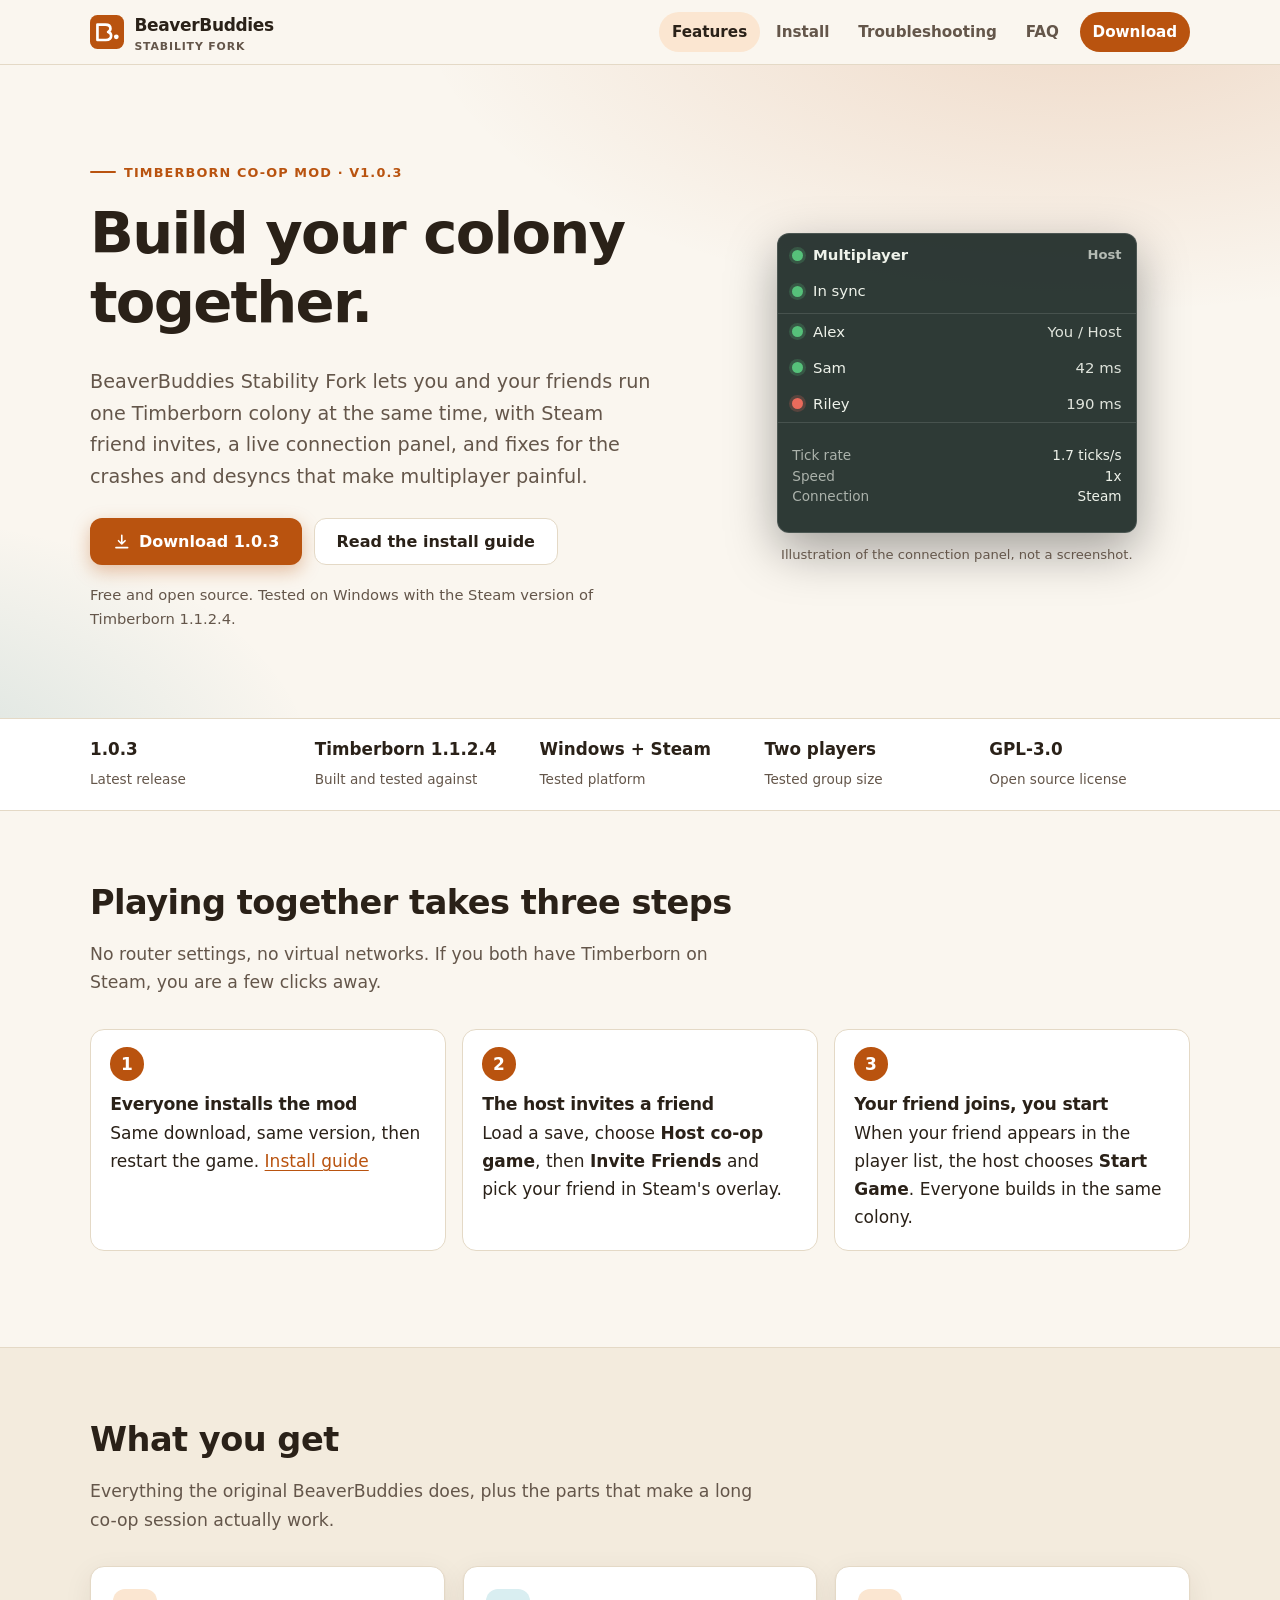
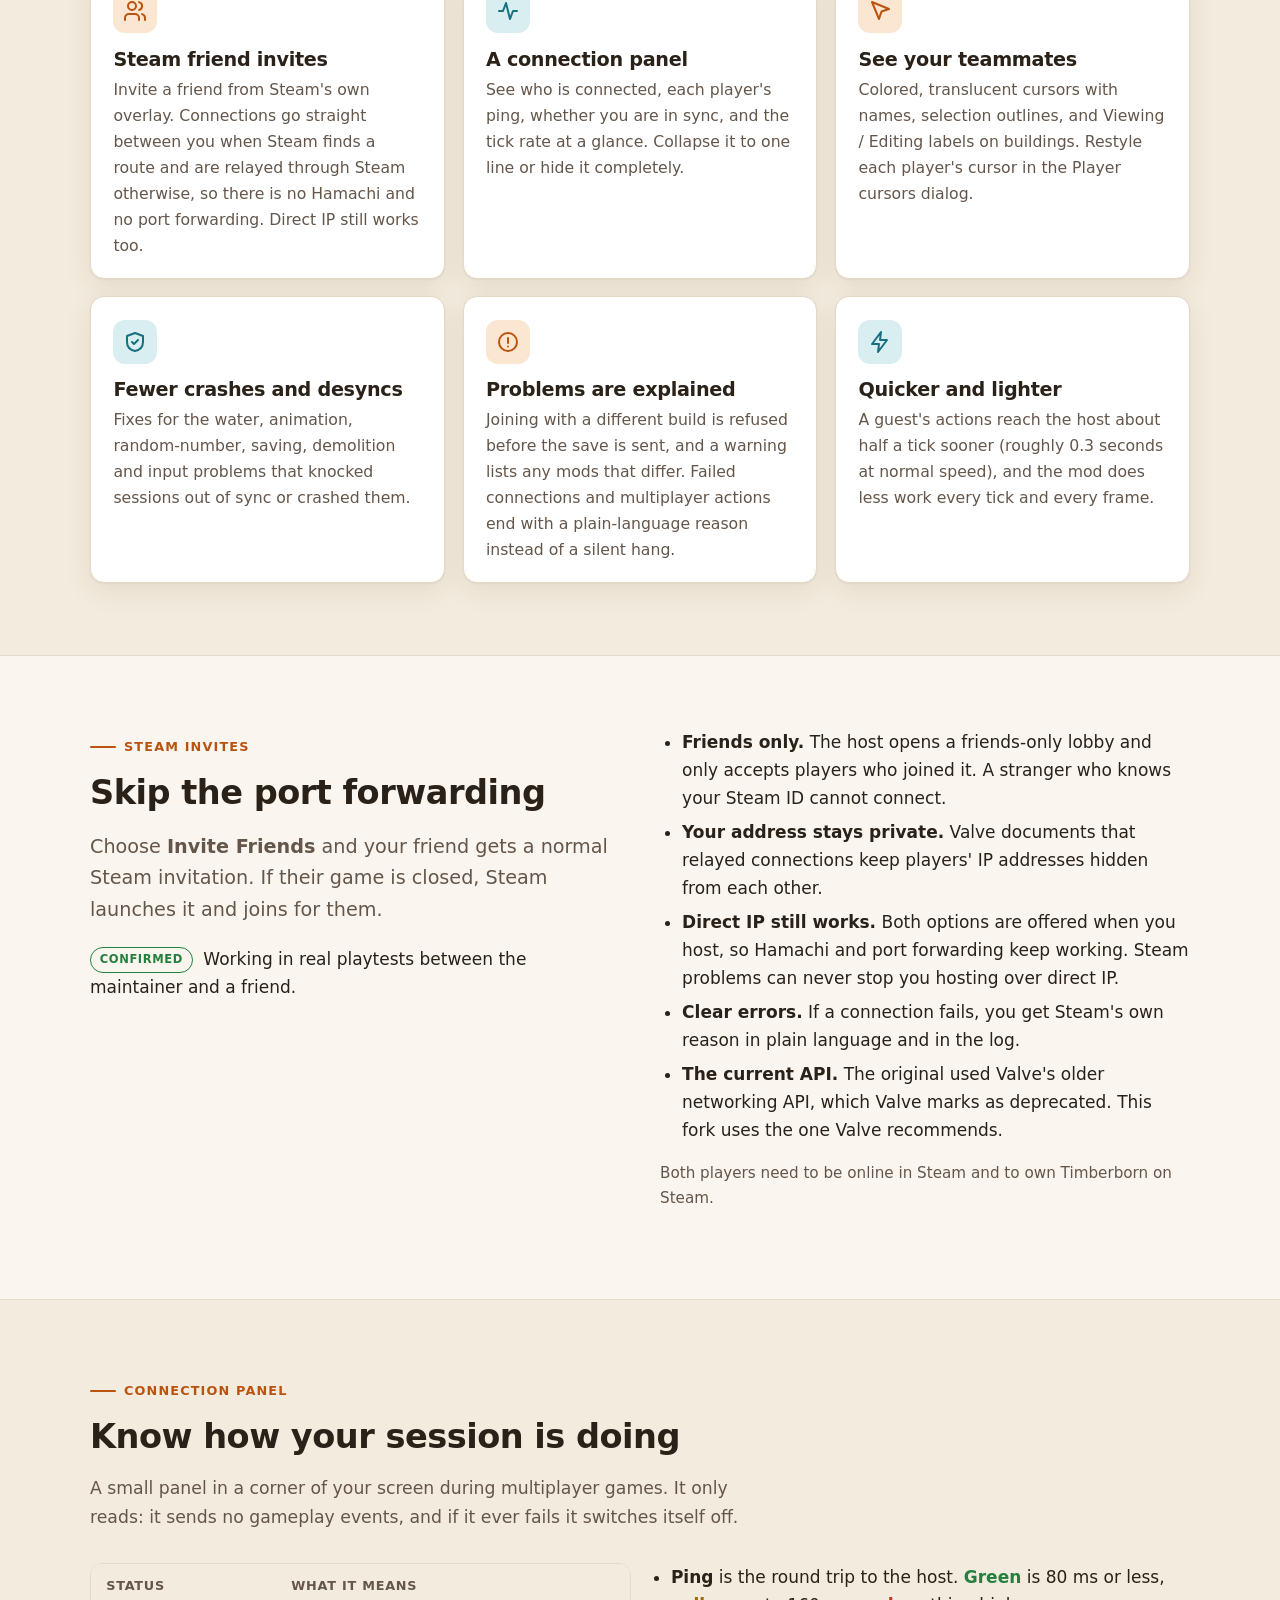
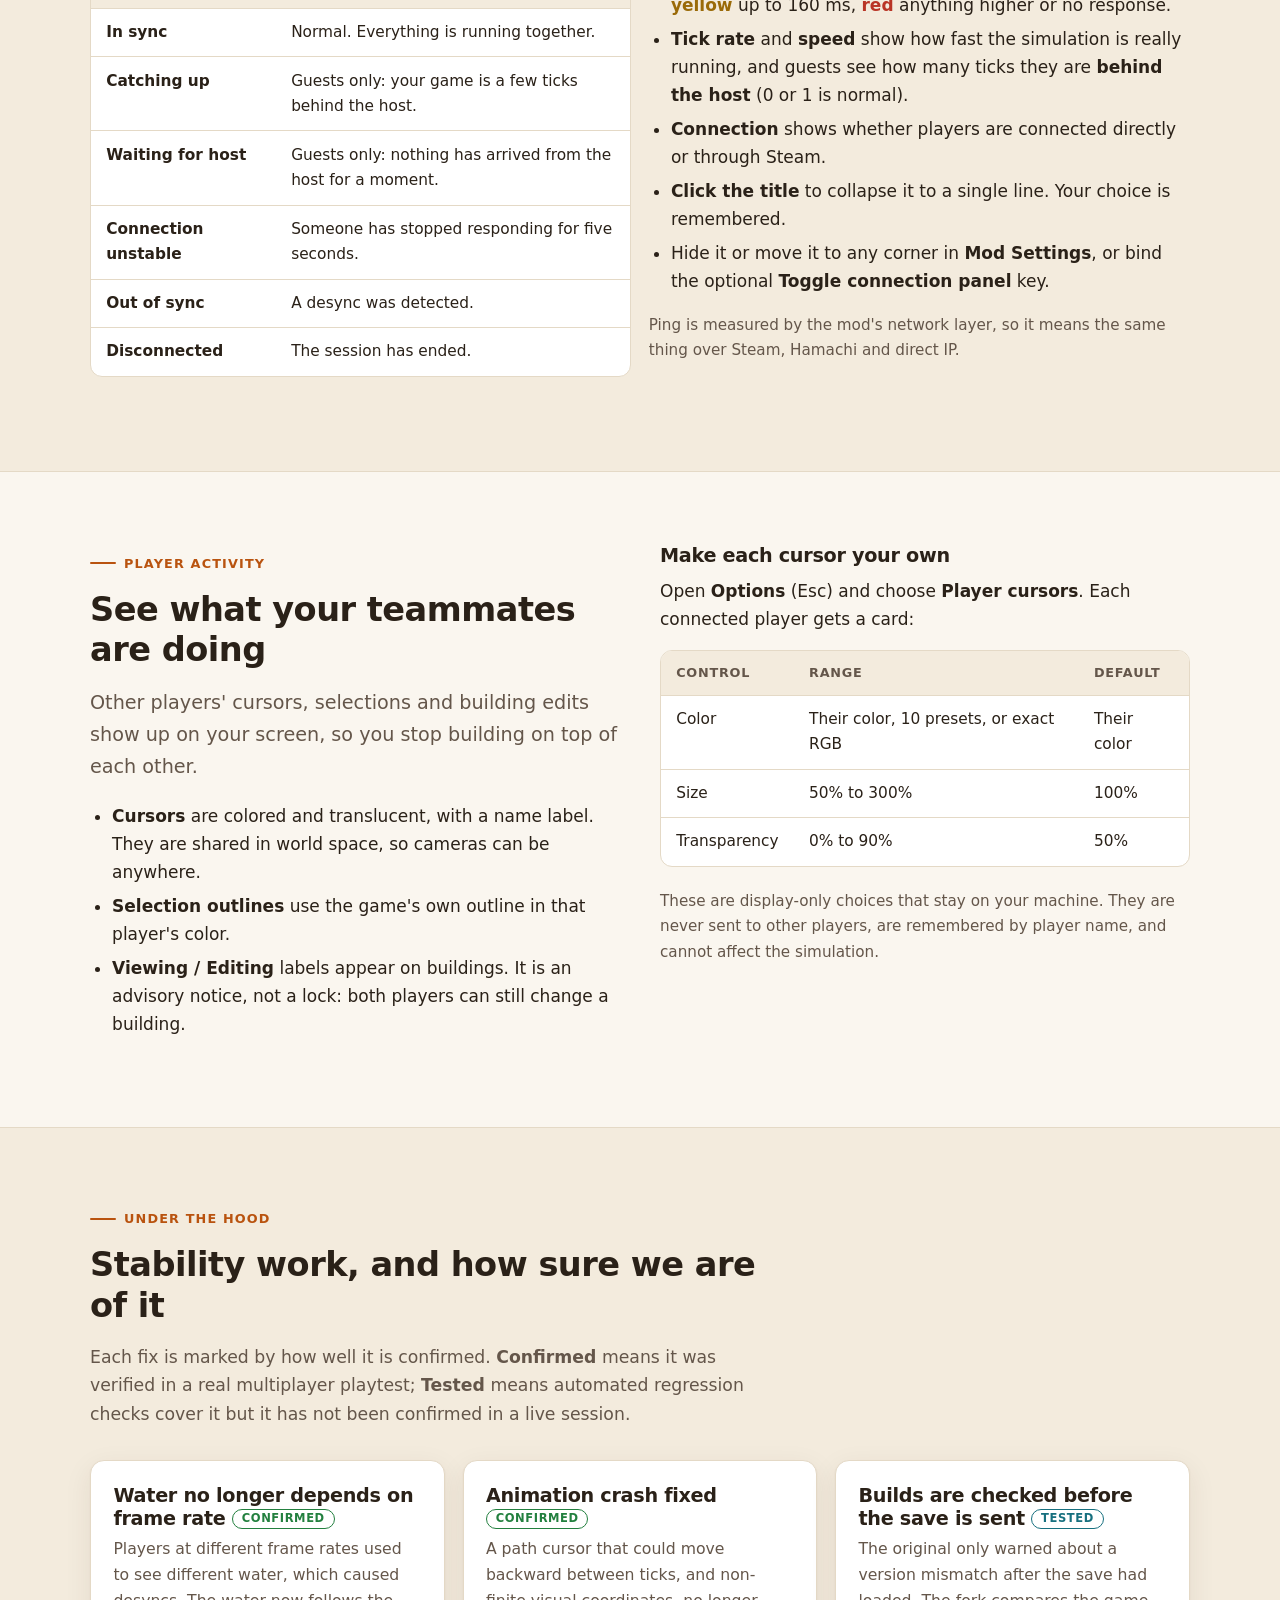
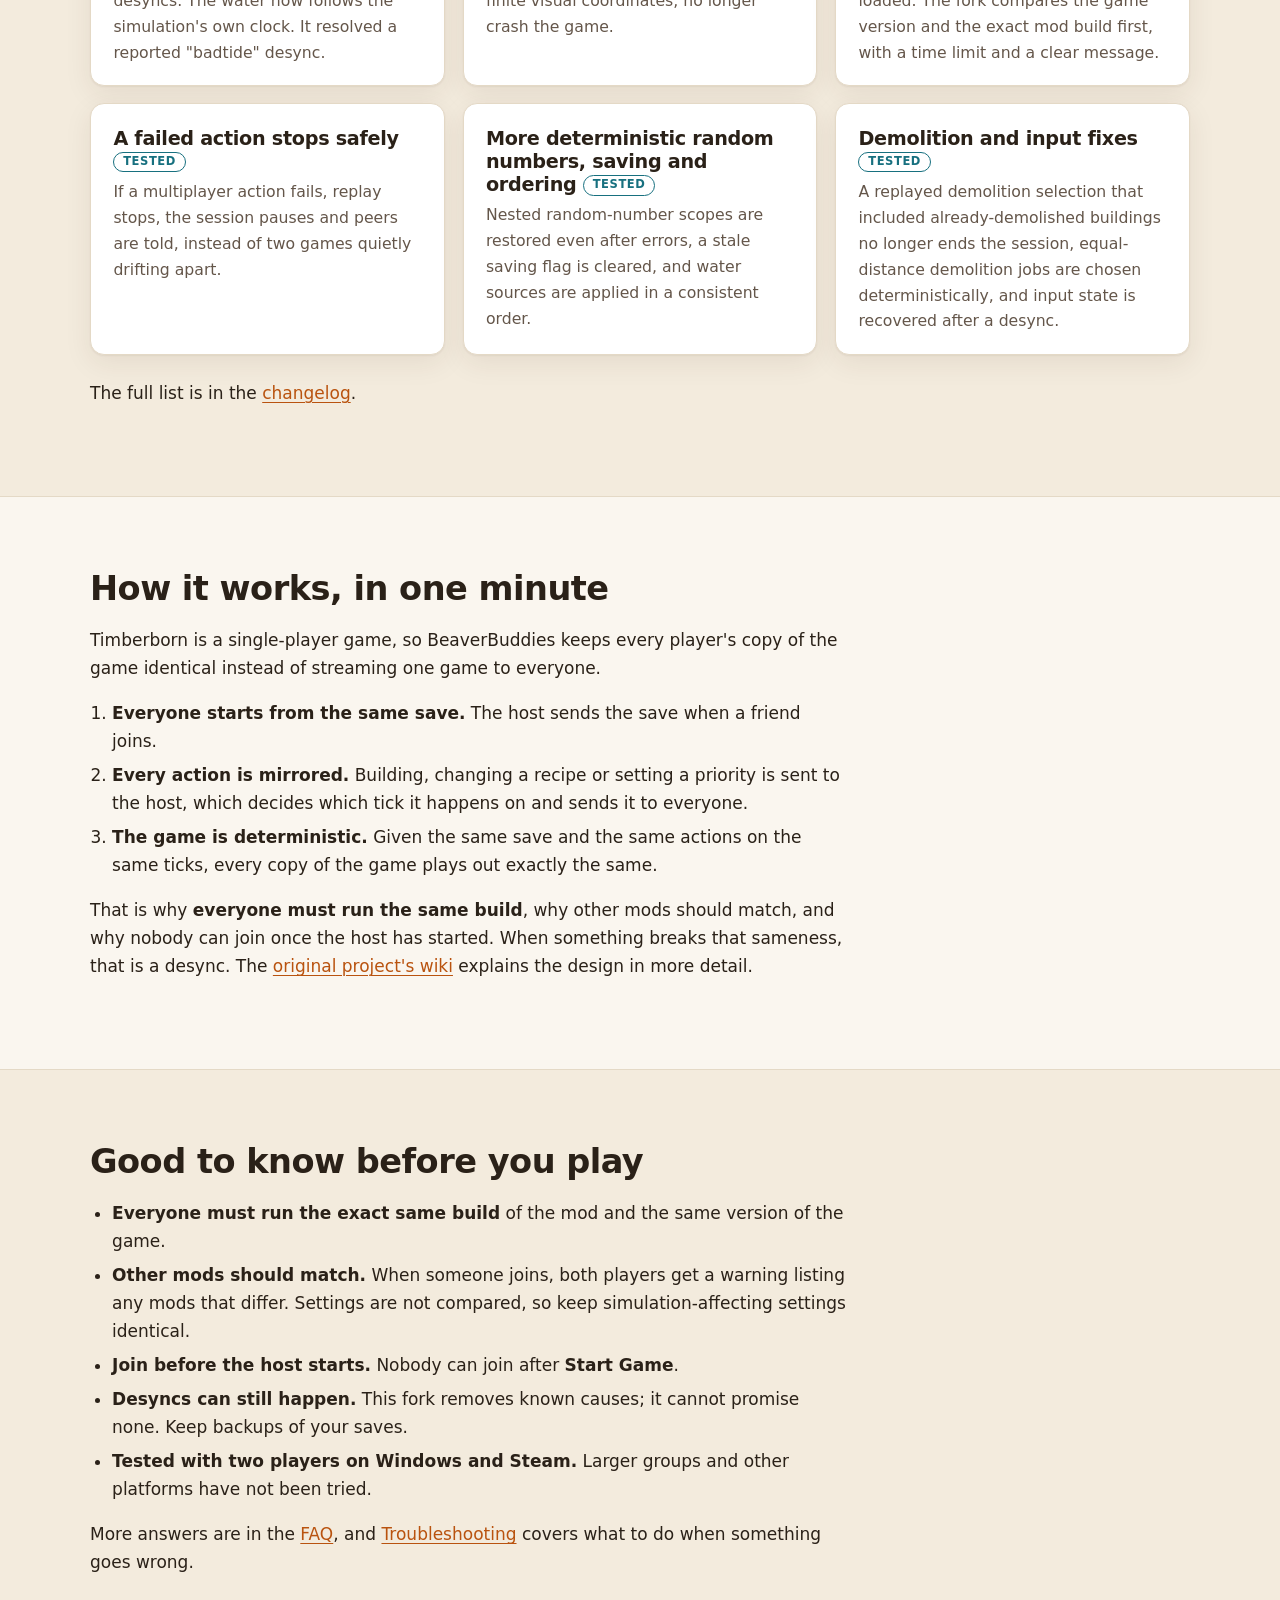
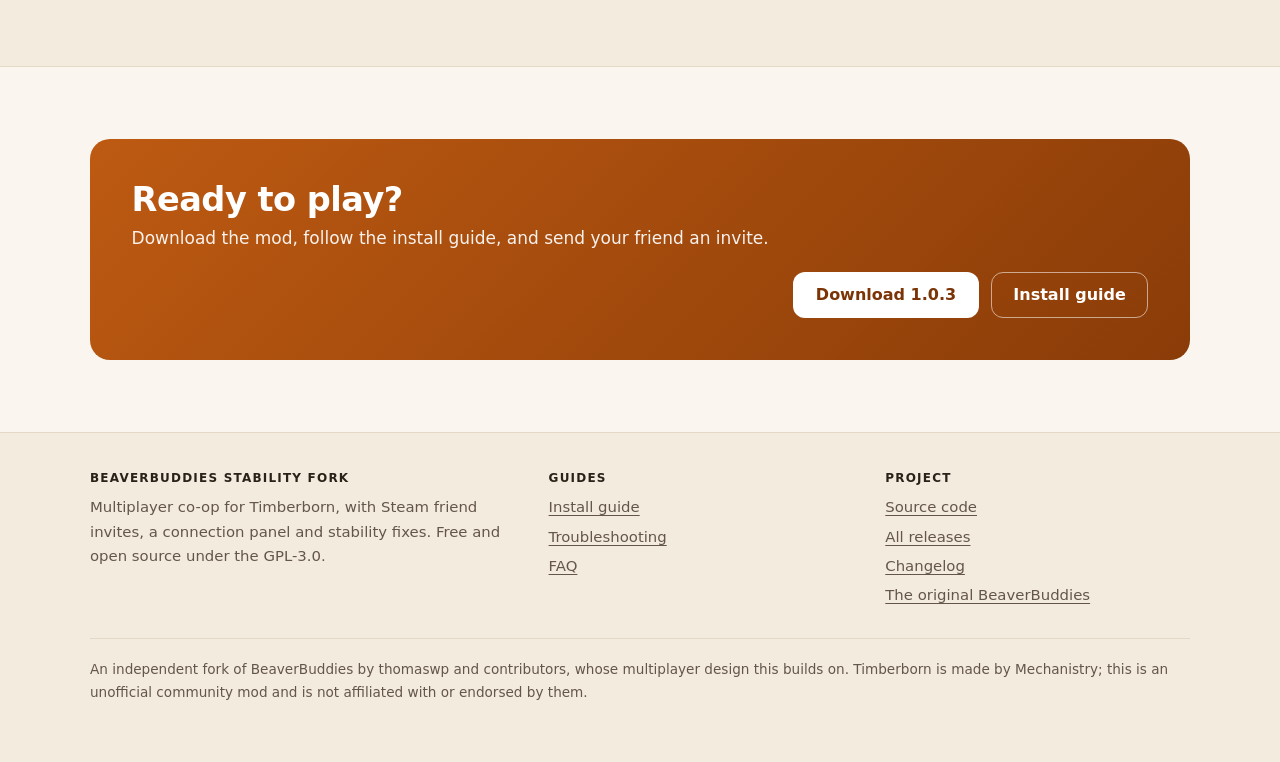
<file: docs/index.html>
<!doctype html>
<html lang="en">
<head>
  <meta charset="utf-8">
  <meta name="viewport" content="width=device-width, initial-scale=1">
  <title>BeaverBuddies Stability Fork: Timberborn co-op with Steam invites</title>
  <meta name="description" content="Play Timberborn together. Steam friend invites, a live connection panel, teammate cursors, and fixes for multiplayer crashes and desyncs. Free and open source.">
  <meta name="theme-color" content="#b9530f">
  <meta property="og:title" content="BeaverBuddies Stability Fork">
  <meta property="og:description" content="Timberborn co-op with Steam friend invites, a live connection panel, teammate cursors, and fewer crashes and desyncs.">
  <meta property="og:type" content="website">
  <link rel="icon" href="assets/favicon.svg" type="image/svg+xml">
  <link rel="stylesheet" href="assets/style.css">
</head>
<body>
<a class="skip" href="#main">Skip to content</a>

<header class="site-header">
  <div class="container header-inner">
    <a class="brand" href="index.html">
      <svg class="brand-mark" viewBox="0 0 64 64" aria-hidden="true"><rect width="64" height="64" rx="14" fill="#b9530f"/><path d="M14 46V18h15c6 0 9.5 3 9.5 7.6 0 3-1.7 5.3-4.4 6.4 3.6 1 5.7 3.6 5.7 7.2 0 5-3.9 7.8-10 7.8H14z" fill="none" stroke="#fff" stroke-width="5" stroke-linejoin="round"/><circle cx="49.5" cy="41" r="4.5" fill="#fff"/></svg>
      <span>BeaverBuddies<small>Stability Fork</small></span>
    </a>
    <nav class="nav" aria-label="Main">
      <a href="index.html" aria-current="page">Features</a>
      <a href="install.html">Install</a>
      <a href="troubleshooting.html">Troubleshooting</a>
      <a href="faq.html">FAQ</a>
      <a class="nav-cta" href="https://github.com/kramsey458/BeaverBuddies-Stability-Fork/releases/latest">Download</a>
    </nav>
  </div>
</header>

<main id="main">

<!-- ============ hero ============ -->
<div class="hero">
  <div class="container hero-grid">
    <div>
      <div class="eyebrow">Timberborn co-op mod &middot; v1.0.3</div>
      <h1>Build your colony together.</h1>
      <p class="lede">BeaverBuddies Stability Fork lets you and your friends run one Timberborn colony at the same time, with Steam friend invites, a live connection panel, and fixes for the crashes and desyncs that make multiplayer painful.</p>
      <div class="btn-row">
        <a class="btn btn-primary" href="https://github.com/kramsey458/BeaverBuddies-Stability-Fork/releases/latest">
          <svg viewBox="0 0 24 24" fill="none" stroke="currentColor" stroke-width="2.2" stroke-linecap="round" stroke-linejoin="round" aria-hidden="true"><path d="M12 3v12m0 0l-4.5-4.5M12 15l4.5-4.5M4 20h16"/></svg>
          Download 1.0.3
        </a>
        <a class="btn btn-secondary" href="install.html">Read the install guide</a>
      </div>
      <p class="hero-note">Free and open source. Tested on Windows with the Steam version of Timberborn 1.1.2.4.</p>
    </div>

    <div class="panel-demo" role="img" aria-label="Illustration of the in-game connection panel: three players, one with a red ping of 190 milliseconds, status In sync, 1.7 ticks per second, connection Steam.">
      <div class="panel-window" aria-hidden="true">
        <div class="panel-row panel-title"><span class="dot"></span><span>Multiplayer</span><span class="spacer">Host</span></div>
        <div class="panel-row panel-status"><span class="dot"></span><span>In sync</span></div>
        <div class="panel-sep"></div>
        <div class="panel-row"><span class="dot"></span><span>Alex</span><span class="value">You / Host</span></div>
        <div class="panel-row"><span class="dot"></span><span>Sam</span><span class="value">42 ms</span></div>
        <div class="panel-row"><span class="dot red"></span><span>Riley</span><span class="value">190 ms</span></div>
        <div class="panel-sep"></div>
        <dl class="panel-meta"><dt>Tick rate</dt><dd>1.7 ticks/s</dd><dt>Speed</dt><dd>1x</dd><dt>Connection</dt><dd>Steam</dd></dl>
      </div>
      <p class="demo-caption">Illustration of the connection panel, not a screenshot.</p>
    </div>
  </div>
</div>

<div class="facts">
  <div class="container">
    <ul>
      <li><b>1.0.3</b><span>Latest release</span></li>
      <li><b>Timberborn 1.1.2.4</b><span>Built and tested against</span></li>
      <li><b>Windows + Steam</b><span>Tested platform</span></li>
      <li><b>Two players</b><span>Tested group size</span></li>
      <li><b>GPL-3.0</b><span>Open source license</span></li>
    </ul>
  </div>
</div>

<!-- ============ three steps ============ -->
<section id="how-to-play">
  <div class="container">
    <div class="section-head">
      <h2>Playing together takes three steps</h2>
      <p>No router settings, no virtual networks. If you both have Timberborn on Steam, you are a few clicks away.</p>
    </div>
    <ol class="steps horizontal">
      <li>
        <h3>Everyone installs the mod</h3>
        <p>Same download, same version, then restart the game. <a href="install.html">Install guide</a></p>
      </li>
      <li>
        <h3>The host invites a friend</h3>
        <p>Load a save, choose <b>Host co-op game</b>, then <b>Invite Friends</b> and pick your friend in Steam's overlay.</p>
      </li>
      <li>
        <h3>Your friend joins, you start</h3>
        <p>When your friend appears in the player list, the host chooses <b>Start Game</b>. Everyone builds in the same colony.</p>
      </li>
    </ol>
  </div>
</section>

<!-- ============ feature cards ============ -->
<section class="tint" id="features">
  <div class="container">
    <div class="section-head">
      <h2>What you get</h2>
      <p>Everything the original BeaverBuddies does, plus the parts that make a long co-op session actually work.</p>
    </div>
    <div class="grid grid-3">
      <article class="card">
        <div class="icon"><svg viewBox="0 0 24 24" fill="none" stroke="currentColor" stroke-width="2" stroke-linecap="round" stroke-linejoin="round" aria-hidden="true"><path d="M16 21v-2a4 4 0 0 0-4-4H6a4 4 0 0 0-4 4v2"/><circle cx="9" cy="7" r="4"/><path d="M22 21v-2a4 4 0 0 0-3-3.9M16 3.1a4 4 0 0 1 0 7.8"/></svg></div>
        <h3>Steam friend invites</h3>
        <p>Invite a friend from Steam's own overlay. Connections go straight between you when Steam finds a route and are relayed through Steam otherwise, so there is no Hamachi and no port forwarding. Direct IP still works too.</p>
      </article>
      <article class="card">
        <div class="icon water"><svg viewBox="0 0 24 24" fill="none" stroke="currentColor" stroke-width="2" stroke-linecap="round" stroke-linejoin="round" aria-hidden="true"><path d="M3 12h4l3-8 4 16 3-8h4"/></svg></div>
        <h3>A connection panel</h3>
        <p>See who is connected, each player's ping, whether you are in sync, and the tick rate at a glance. Collapse it to one line or hide it completely.</p>
      </article>
      <article class="card">
        <div class="icon"><svg viewBox="0 0 24 24" fill="none" stroke="currentColor" stroke-width="2" stroke-linecap="round" stroke-linejoin="round" aria-hidden="true"><path d="M4 3l7 17 2.5-7.5L21 10z"/></svg></div>
        <h3>See your teammates</h3>
        <p>Colored, translucent cursors with names, selection outlines, and Viewing / Editing labels on buildings. Restyle each player's cursor in the Player cursors dialog.</p>
      </article>
      <article class="card">
        <div class="icon water"><svg viewBox="0 0 24 24" fill="none" stroke="currentColor" stroke-width="2" stroke-linecap="round" stroke-linejoin="round" aria-hidden="true"><path d="M12 3l8 3v6c0 5-3.5 8-8 9-4.5-1-8-4-8-9V6z"/><path d="M9 12l2 2 4-4"/></svg></div>
        <h3>Fewer crashes and desyncs</h3>
        <p>Fixes for the water, animation, random-number, saving, demolition and input problems that knocked sessions out of sync or crashed them.</p>
      </article>
      <article class="card">
        <div class="icon"><svg viewBox="0 0 24 24" fill="none" stroke="currentColor" stroke-width="2" stroke-linecap="round" stroke-linejoin="round" aria-hidden="true"><circle cx="12" cy="12" r="9"/><path d="M12 8v5M12 16.5v.01"/></svg></div>
        <h3>Problems are explained</h3>
        <p>Joining with a different build is refused before the save is sent, and a warning lists any mods that differ. Failed connections and multiplayer actions end with a plain-language reason instead of a silent hang.</p>
      </article>
      <article class="card">
        <div class="icon water"><svg viewBox="0 0 24 24" fill="none" stroke="currentColor" stroke-width="2" stroke-linecap="round" stroke-linejoin="round" aria-hidden="true"><path d="M13 2L4 14h7l-1 8 9-12h-7z"/></svg></div>
        <h3>Quicker and lighter</h3>
        <p>A guest's actions reach the host about half a tick sooner (roughly 0.3 seconds at normal speed), and the mod does less work every tick and every frame.</p>
      </article>
    </div>
  </div>
</section>

<!-- ============ steam ============ -->
<section id="steam">
  <div class="container grid grid-2" style="align-items:start;gap:2.5rem">
    <div>
      <div class="eyebrow">Steam invites</div>
      <h2>Skip the port forwarding</h2>
      <p class="lede" style="max-width:none">Choose <b>Invite Friends</b> and your friend gets a normal Steam invitation. If their game is closed, Steam launches it and joins for them.</p>
      <p><span class="chip ok">Confirmed</span> &nbsp;Working in real playtests between the maintainer and a friend.</p>
    </div>
    <div>
      <ul>
        <li><b>Friends only.</b> The host opens a friends-only lobby and only accepts players who joined it. A stranger who knows your Steam ID cannot connect.</li>
        <li><b>Your address stays private.</b> Valve documents that relayed connections keep players' IP addresses hidden from each other.</li>
        <li><b>Direct IP still works.</b> Both options are offered when you host, so Hamachi and port forwarding keep working. Steam problems can never stop you hosting over direct IP.</li>
        <li><b>Clear errors.</b> If a connection fails, you get Steam's own reason in plain language and in the log.</li>
        <li><b>The current API.</b> The original used Valve's older networking API, which Valve marks as deprecated. This fork uses the one Valve recommends.</li>
      </ul>
      <p style="color:var(--muted);font-size:.95rem">Both players need to be online in Steam and to own Timberborn on Steam.</p>
    </div>
  </div>
</section>

<!-- ============ panel ============ -->
<section class="tint" id="panel">
  <div class="container">
    <div class="section-head">
      <div class="eyebrow">Connection panel</div>
      <h2>Know how your session is doing</h2>
      <p>A small panel in a corner of your screen during multiplayer games. It only reads: it sends no gameplay events, and if it ever fails it switches itself off.</p>
    </div>
    <div class="grid grid-2" style="align-items:start">
      <div class="table-wrap">
        <table>
          <thead><tr><th>Status</th><th>What it means</th></tr></thead>
          <tbody>
            <tr><td><b>In sync</b></td><td>Normal. Everything is running together.</td></tr>
            <tr><td><b>Catching up</b></td><td>Guests only: your game is a few ticks behind the host.</td></tr>
            <tr><td><b>Waiting for host</b></td><td>Guests only: nothing has arrived from the host for a moment.</td></tr>
            <tr><td><b>Connection unstable</b></td><td>Someone has stopped responding for five seconds.</td></tr>
            <tr><td><b>Out of sync</b></td><td>A desync was detected.</td></tr>
            <tr><td><b>Disconnected</b></td><td>The session has ended.</td></tr>
          </tbody>
        </table>
      </div>
      <div>
        <ul>
          <li><b>Ping</b> is the round trip to the host. <span style="color:var(--good)"><b>Green</b></span> is 80 ms or less, <span style="color:var(--warn)"><b>yellow</b></span> up to 160 ms, <span style="color:var(--bad)"><b>red</b></span> anything higher or no response.</li>
          <li><b>Tick rate</b> and <b>speed</b> show how fast the simulation is really running, and guests see how many ticks they are <b>behind the host</b> (0 or 1 is normal).</li>
          <li><b>Connection</b> shows whether players are connected directly or through Steam.</li>
          <li><b>Click the title</b> to collapse it to a single line. Your choice is remembered.</li>
          <li>Hide it or move it to any corner in <b>Mod Settings</b>, or bind the optional <b>Toggle connection panel</b> key.</li>
        </ul>
        <p style="color:var(--muted);font-size:.95rem">Ping is measured by the mod's network layer, so it means the same thing over Steam, Hamachi and direct IP.</p>
      </div>
    </div>
  </div>
</section>

<!-- ============ teammates ============ -->
<section id="teammates">
  <div class="container grid grid-2" style="align-items:start;gap:2.5rem">
    <div>
      <div class="eyebrow">Player activity</div>
      <h2>See what your teammates are doing</h2>
      <p class="lede" style="max-width:none">Other players' cursors, selections and building edits show up on your screen, so you stop building on top of each other.</p>
      <ul>
        <li><b>Cursors</b> are colored and translucent, with a name label. They are shared in world space, so cameras can be anywhere.</li>
        <li><b>Selection outlines</b> use the game's own outline in that player's color.</li>
        <li><b>Viewing / Editing</b> labels appear on buildings. It is an advisory notice, not a lock: both players can still change a building.</li>
      </ul>
    </div>
    <div>
      <h3 style="margin-top:0">Make each cursor your own</h3>
      <p>Open <b>Options</b> (Esc) and choose <b>Player cursors</b>. Each connected player gets a card:</p>
      <div class="table-wrap">
        <table>
          <thead><tr><th>Control</th><th>Range</th><th>Default</th></tr></thead>
          <tbody>
            <tr><td>Color</td><td>Their color, 10 presets, or exact RGB</td><td>Their color</td></tr>
            <tr><td>Size</td><td>50% to 300%</td><td>100%</td></tr>
            <tr><td>Transparency</td><td>0% to 90%</td><td>50%</td></tr>
          </tbody>
        </table>
      </div>
      <p style="color:var(--muted);font-size:.95rem">These are display-only choices that stay on your machine. They are never sent to other players, are remembered by player name, and cannot affect the simulation.</p>
    </div>
  </div>
</section>

<!-- ============ stability ============ -->
<section class="tint" id="stability">
  <div class="container">
    <div class="section-head">
      <div class="eyebrow">Under the hood</div>
      <h2>Stability work, and how sure we are of it</h2>
      <p>Each fix is marked by how well it is confirmed. <b>Confirmed</b> means it was verified in a real multiplayer playtest; <b>Tested</b> means automated regression checks cover it but it has not been confirmed in a live session.</p>
    </div>
    <div class="grid grid-2">
      <article class="card">
        <h3 style="margin-top:0">Water no longer depends on frame rate <span class="chip ok">Confirmed</span></h3>
        <p>Players at different frame rates used to see different water, which caused desyncs. The water now follows the simulation's own clock. It resolved a reported "badtide" desync.</p>
      </article>
      <article class="card">
        <h3 style="margin-top:0">Animation crash fixed <span class="chip ok">Confirmed</span></h3>
        <p>A path cursor that could move backward between ticks, and non-finite visual coordinates, no longer crash the game.</p>
      </article>
      <article class="card">
        <h3 style="margin-top:0">Builds are checked before the save is sent <span class="chip tested">Tested</span></h3>
        <p>The original only warned about a version mismatch after the save had loaded. The fork compares the game version and the exact mod build first, with a time limit and a clear message.</p>
      </article>
      <article class="card">
        <h3 style="margin-top:0">A failed action stops safely <span class="chip tested">Tested</span></h3>
        <p>If a multiplayer action fails, replay stops, the session pauses and peers are told, instead of two games quietly drifting apart.</p>
      </article>
      <article class="card">
        <h3 style="margin-top:0">More deterministic random numbers, saving and ordering <span class="chip tested">Tested</span></h3>
        <p>Nested random-number scopes are restored even after errors, a stale saving flag is cleared, and water sources are applied in a consistent order.</p>
      </article>
      <article class="card">
        <h3 style="margin-top:0">Demolition and input fixes <span class="chip tested">Tested</span></h3>
        <p>A replayed demolition selection that included already-demolished buildings no longer ends the session, equal-distance demolition jobs are chosen deterministically, and input state is recovered after a desync.</p>
      </article>
    </div>
    <p style="margin-top:1.5rem">The full list is in the <a href="https://github.com/kramsey458/BeaverBuddies-Stability-Fork/blob/main/STABILITY-CHANGELOG.md">changelog</a>.</p>
  </div>
</section>

<!-- ============ how it works ============ -->
<section id="how-it-works">
  <div class="container narrow">
    <h2>How it works, in one minute</h2>
    <p>Timberborn is a single-player game, so BeaverBuddies keeps every player's copy of the game identical instead of streaming one game to everyone.</p>
    <ol>
      <li><b>Everyone starts from the same save.</b> The host sends the save when a friend joins.</li>
      <li><b>Every action is mirrored.</b> Building, changing a recipe or setting a priority is sent to the host, which decides which tick it happens on and sends it to everyone.</li>
      <li><b>The game is deterministic.</b> Given the same save and the same actions on the same ticks, every copy of the game plays out exactly the same.</li>
    </ol>
    <p>That is why <b>everyone must run the same build</b>, why other mods should match, and why nobody can join once the host has started. When something breaks that sameness, that is a desync. The <a href="https://github.com/thomaswp/BeaverBuddies/wiki/How-does-it-work%3F">original project's wiki</a> explains the design in more detail.</p>
  </div>
</section>

<!-- ============ honest limits ============ -->
<section class="tint" id="limits">
  <div class="container narrow">
    <h2>Good to know before you play</h2>
    <ul>
      <li><b>Everyone must run the exact same build</b> of the mod and the same version of the game.</li>
      <li><b>Other mods should match.</b> When someone joins, both players get a warning listing any mods that differ. Settings are not compared, so keep simulation-affecting settings identical.</li>
      <li><b>Join before the host starts.</b> Nobody can join after <b>Start Game</b>.</li>
      <li><b>Desyncs can still happen.</b> This fork removes known causes; it cannot promise none. Keep backups of your saves.</li>
      <li><b>Tested with two players on Windows and Steam.</b> Larger groups and other platforms have not been tried.</li>
    </ul>
    <p>More answers are in the <a href="faq.html">FAQ</a>, and <a href="troubleshooting.html">Troubleshooting</a> covers what to do when something goes wrong.</p>
  </div>
</section>

<section>
  <div class="container">
    <div class="cta-band">
      <div>
        <h2>Ready to play?</h2>
        <p>Download the mod, follow the install guide, and send your friend an invite.</p>
      </div>
      <div class="btn-row">
        <a class="btn btn-primary" href="https://github.com/kramsey458/BeaverBuddies-Stability-Fork/releases/latest">Download 1.0.3</a>
        <a class="btn btn-secondary" href="install.html">Install guide</a>
      </div>
    </div>
  </div>
</section>

</main>

<footer class="site-footer">
  <div class="container">
    <div class="footer-grid">
      <div>
        <h2>BeaverBuddies Stability Fork</h2>
        <p>Multiplayer co-op for Timberborn, with Steam friend invites, a connection panel and stability fixes. Free and open source under the GPL-3.0.</p>
      </div>
      <div>
        <h2>Guides</h2>
        <ul>
          <li><a href="install.html">Install guide</a></li>
          <li><a href="troubleshooting.html">Troubleshooting</a></li>
          <li><a href="faq.html">FAQ</a></li>
        </ul>
      </div>
      <div>
        <h2>Project</h2>
        <ul>
          <li><a href="https://github.com/kramsey458/BeaverBuddies-Stability-Fork">Source code</a></li>
          <li><a href="https://github.com/kramsey458/BeaverBuddies-Stability-Fork/releases">All releases</a></li>
          <li><a href="https://github.com/kramsey458/BeaverBuddies-Stability-Fork/blob/main/STABILITY-CHANGELOG.md">Changelog</a></li>
          <li><a href="https://github.com/thomaswp/BeaverBuddies">The original BeaverBuddies</a></li>
        </ul>
      </div>
    </div>
    <p class="fineprint">An independent fork of BeaverBuddies by thomaswp and contributors, whose multiplayer design this builds on. Timberborn is made by Mechanistry; this is an unofficial community mod and is not affiliated with or endorsed by them.</p>
  </div>
</footer>
</body>
</html>
</file>
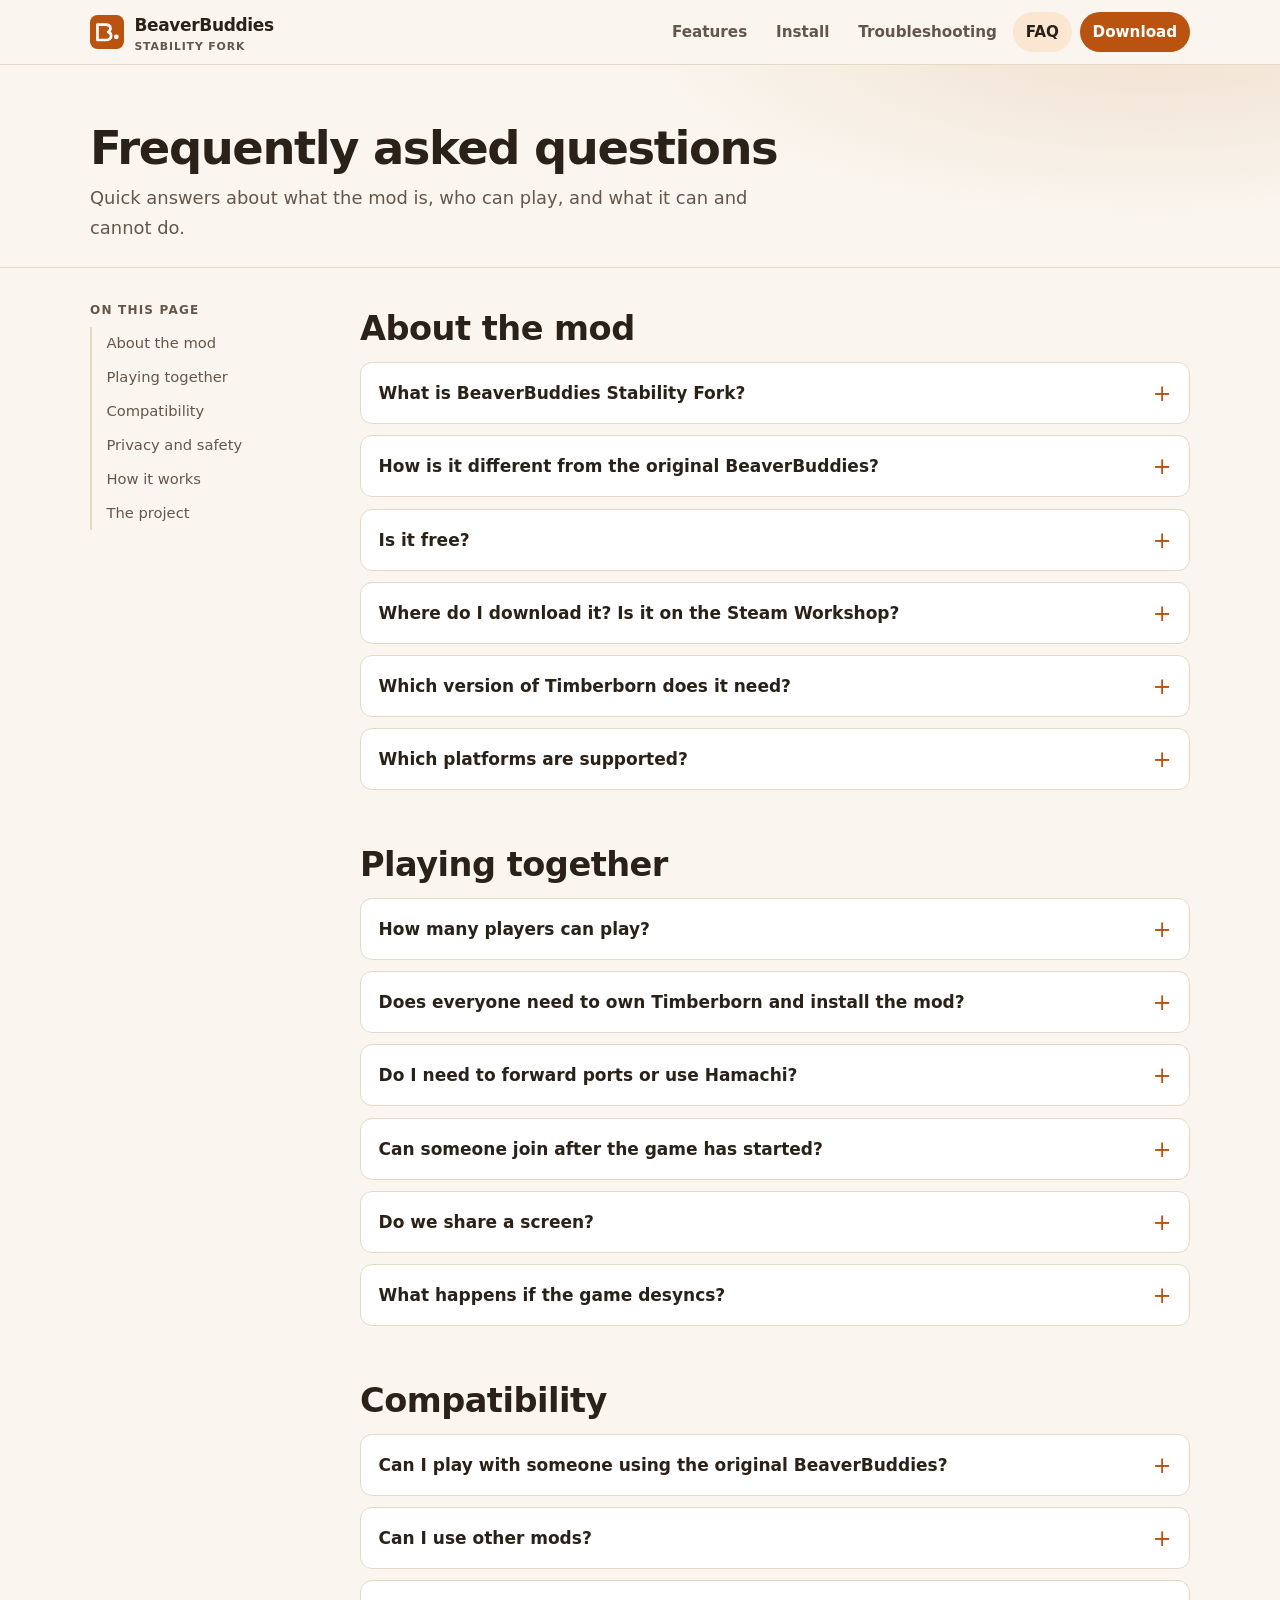
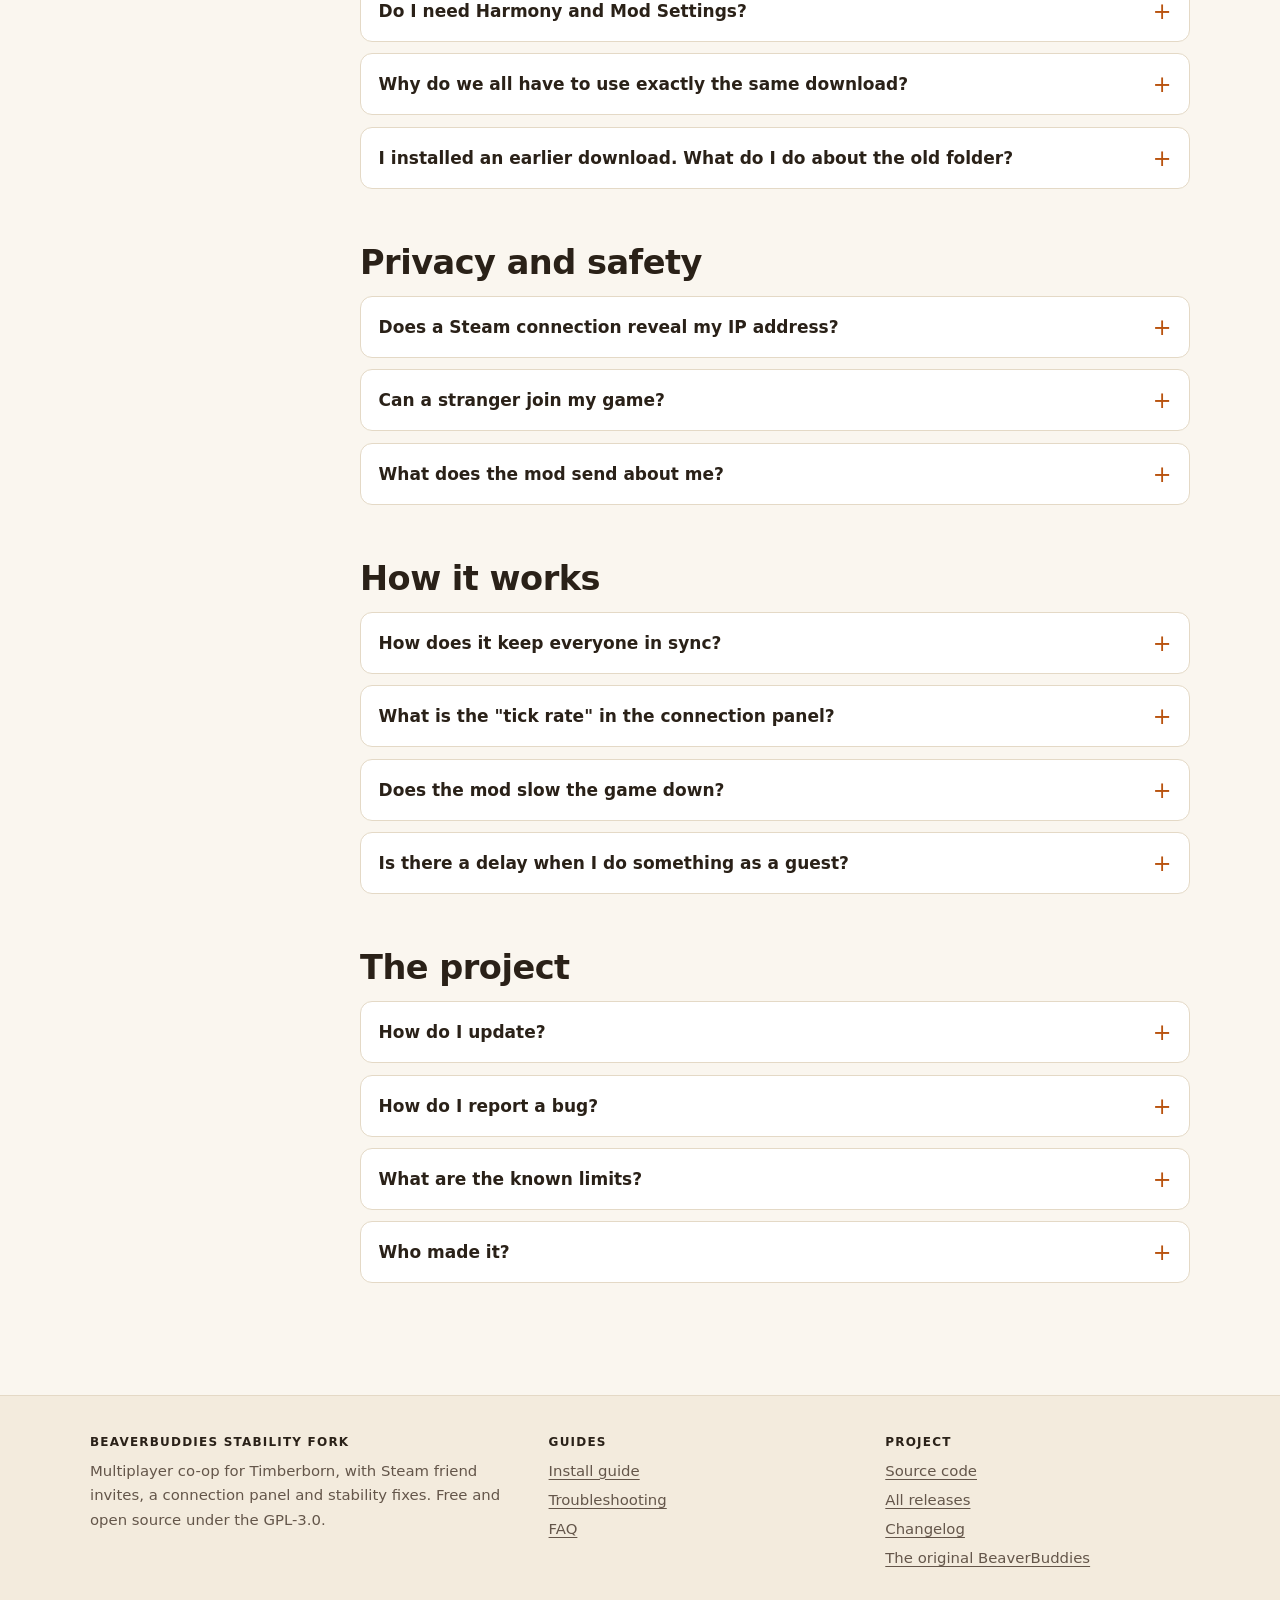
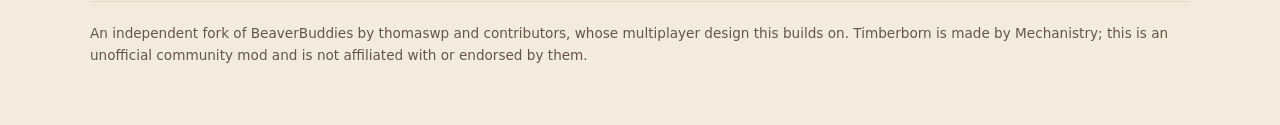
<file: docs/faq.html>
<!doctype html>
<html lang="en">
<head>
  <meta charset="utf-8">
  <meta name="viewport" content="width=device-width, initial-scale=1">
  <title>FAQ: BeaverBuddies Stability Fork</title>
  <meta name="description" content="Answers about BeaverBuddies Stability Fork: what it is, how it differs from the original, who can play, compatibility with other mods, privacy, and known limits.">
  <meta name="theme-color" content="#b9530f">
  <link rel="icon" href="assets/favicon.svg" type="image/svg+xml">
  <link rel="stylesheet" href="assets/style.css">
</head>
<body>
<a class="skip" href="#main">Skip to content</a>

<header class="site-header">
  <div class="container header-inner">
    <a class="brand" href="index.html">
      <svg class="brand-mark" viewBox="0 0 64 64" aria-hidden="true"><rect width="64" height="64" rx="14" fill="#b9530f"/><path d="M14 46V18h15c6 0 9.5 3 9.5 7.6 0 3-1.7 5.3-4.4 6.4 3.6 1 5.7 3.6 5.7 7.2 0 5-3.9 7.8-10 7.8H14z" fill="none" stroke="#fff" stroke-width="5" stroke-linejoin="round"/><circle cx="49.5" cy="41" r="4.5" fill="#fff"/></svg>
      <span>BeaverBuddies<small>Stability Fork</small></span>
    </a>
    <nav class="nav" aria-label="Main">
      <a href="index.html">Features</a>
      <a href="install.html">Install</a>
      <a href="troubleshooting.html">Troubleshooting</a>
      <a href="faq.html" aria-current="page">FAQ</a>
      <a class="nav-cta" href="https://github.com/kramsey458/BeaverBuddies-Stability-Fork/releases/latest">Download</a>
    </nav>
  </div>
</header>

<main id="main">
<div class="page-hero">
  <div class="container">
    <h1>Frequently asked questions</h1>
    <p>Quick answers about what the mod is, who can play, and what it can and cannot do.</p>
  </div>
</div>

<div class="container doc">
  <nav class="toc" aria-label="On this page">
    <h2>On this page</h2>
    <ul>
      <li><a href="#general">About the mod</a></li>
      <li><a href="#playing">Playing together</a></li>
      <li><a href="#compat">Compatibility</a></li>
      <li><a href="#privacy">Privacy and safety</a></li>
      <li><a href="#technical">How it works</a></li>
      <li><a href="#project">The project</a></li>
    </ul>
  </nav>

  <div class="prose">

    <section id="general">
      <h2>About the mod</h2>

      <details class="q">
        <summary>What is BeaverBuddies Stability Fork?</summary>
        <div class="answer">
          <p>It is a multiplayer co-op mod for Timberborn: you and your friends build one colony together, in real time, each with your own camera and interface. It is an independent fork of the original <a href="https://github.com/thomaswp/BeaverBuddies">BeaverBuddies</a> by thomaswp and contributors, and keeps everything the original does.</p>
        </div>
      </details>

      <details class="q">
        <summary>How is it different from the original BeaverBuddies?</summary>
        <div class="answer">
          <ul>
            <li><b>Steam friend invites</b> on Valve's current networking API, with no port forwarding.</li>
            <li>An in-game <b>connection panel</b> with players, ping, sync status and tick rate.</li>
            <li><b>Player activity</b>: teammates' cursors, selection outlines and Viewing / Editing labels, with per-player cursor styling.</li>
            <li><b>Fixes</b> for a water desync that depended on frame rate, an animation crash, random-number, saving and demolition problems, and more.</li>
            <li><b>Clearer failures</b>: a mismatched build is refused before the save is sent, and failed connections and actions end with a plain-language reason.</li>
          </ul>
          <p>The <a href="index.html#stability">home page</a> and the <a href="https://github.com/kramsey458/BeaverBuddies-Stability-Fork/blob/main/STABILITY-CHANGELOG.md">changelog</a> have the details, including how well each fix is confirmed.</p>
        </div>
      </details>

      <details class="q">
        <summary>Is it free?</summary>
        <div class="answer">
          <p>Yes. It is free and open source under the GNU General Public License v3.0, and the original authorship and license are preserved.</p>
        </div>
      </details>

      <details class="q">
        <summary>Where do I download it? Is it on the Steam Workshop?</summary>
        <div class="answer">
          <p>This fork is distributed through <a href="https://github.com/kramsey458/BeaverBuddies-Stability-Fork/releases">GitHub Releases</a> only. It is not on the Steam Workshop or mod.io; the pages you may find there belong to the original project.</p>
        </div>
      </details>

      <details class="q">
        <summary>Which version of Timberborn does it need?</summary>
        <div class="answer">
          <p>It is built and tested against Timberborn <b>1.1.2.4</b>. Every player must run the same game version, because the mod compares it when someone joins.</p>
        </div>
      </details>

      <details class="q">
        <summary>Which platforms are supported?</summary>
        <div class="answer">
          <p>It has been tested on <b>Windows with the Steam version</b> of Timberborn. Steam invites need the Steam version. Other stores, macOS and Linux have not been tested by this fork.</p>
        </div>
      </details>
    </section>

    <section id="playing">
      <h2>Playing together</h2>

      <details class="q">
        <summary>How many players can play?</summary>
        <div class="answer">
          <p>It has been tested with <b>two players</b>. Larger groups have not been tried by this fork, so treat them as untested.</p>
        </div>
      </details>

      <details class="q">
        <summary>Does everyone need to own Timberborn and install the mod?</summary>
        <div class="answer">
          <p>Yes. Every player needs their own copy of the game and the same mod download. Only the host needs the save: guests receive a copy of it when they join, stored under <b>Online Games</b>.</p>
        </div>
      </details>

      <details class="q">
        <summary>Do I need to forward ports or use Hamachi?</summary>
        <div class="answer">
          <p>Not with a <b>Steam invite</b>. For a direct IP connection, the default port is 25565 and your router must forward it. A virtual LAN such as Hamachi also works and avoids port forwarding.</p>
        </div>
      </details>

      <details class="q">
        <summary>Can someone join after the game has started?</summary>
        <div class="answer">
          <p>No. Nobody can join once the host chooses <b>Start Game</b>. Everyone starts from the same save, and a running game cannot be handed to a newcomer. Save, host again, and invite them.</p>
        </div>
      </details>

      <details class="q">
        <summary>Do we share a screen?</summary>
        <div class="answer">
          <p>No. It is one shared colony, but every player has their own camera and interface. You see teammates' cursors and selections, and you can ping the map.</p>
        </div>
      </details>

      <details class="q">
        <summary>What happens if the game desyncs?</summary>
        <div class="answer">
          <p>The game tells you. The host chooses <b>Save and Rehost</b>, and guests reconnect (Steam guests accept a fresh invite). This fork removes many known causes of desyncs, but it cannot promise none, so keep backups of your saves. See <a href="troubleshooting.html#desync">Troubleshooting</a>.</p>
        </div>
      </details>
    </section>

    <section id="compat">
      <h2>Compatibility</h2>

      <details class="q">
        <summary>Can I play with someone using the original BeaverBuddies?</summary>
        <div class="answer">
          <p>No. Every player must run the exact same build, so a mixed session is refused. The original and this fork also share a mod ID, so you cannot have both installed at once.</p>
        </div>
      </details>

      <details class="q">
        <summary>Can I use other mods?</summary>
        <div class="answer">
          <p>Yes, but every player should have the same mods at the same versions. When someone joins, both players are shown a warning if their mod lists differ, naming the mods that are on only one computer or at different versions. It is only a warning: mods that only change the interface are usually harmless, but a mod that changes the simulation will make the games drift apart. Settings that affect the simulation (for example <b>Reduce the number of forced pauses</b>) are not compared and should match too. See <a href="troubleshooting.html#mods-differ">Troubleshooting</a>.</p>
        </div>
      </details>

      <details class="q">
        <summary>Do I need Harmony and Mod Settings?</summary>
        <div class="answer">
          <p>Yes, both. Get them from the <a href="install.html#requirements">install guide</a>.</p>
        </div>
      </details>

      <details class="q">
        <summary>Why do we all have to use exactly the same download?</summary>
        <div class="answer">
          <p>The game must play out identically on every computer, and even a rebuilt copy of the same version can differ. So when someone joins, the mod compares the game version, its own version and its own files, and refuses any difference before the save is sent.</p>
        </div>
      </details>

      <details class="q">
        <summary>I installed an earlier download. What do I do about the old folder?</summary>
        <div class="answer">
          <p>Earlier downloads used a folder named <code>BeaverBuddies-StabilityPreview</code>. Delete it from <code>Documents\Timberborn\Mods</code> before you copy in the new <code>BeaverBuddies-Stability-Fork</code> folder. The two share a mod ID, so having both would conflict.</p>
        </div>
      </details>
    </section>

    <section id="privacy">
      <h2>Privacy and safety</h2>

      <details class="q">
        <summary>Does a Steam connection reveal my IP address?</summary>
        <div class="answer">
          <p>Connections go directly between players when Steam can find a route and are otherwise relayed through Steam's network. Valve documents that relaying keeps players' IP addresses hidden from each other. With a <b>direct IP</b> connection, the host's address is shared with the players you give it to.</p>
        </div>
      </details>

      <details class="q">
        <summary>Can a stranger join my game?</summary>
        <div class="answer">
          <p>Not over Steam. The host opens a friends-only lobby and only accepts players who joined it, so someone who knows your Steam ID cannot connect. Over direct IP, anyone with your address and port can try to connect until you start the game, so share it only with people you trust.</p>
        </div>
      </details>

      <details class="q">
        <summary>What does the mod send about me?</summary>
        <div class="answer">
          <p>Other players in your session receive your game actions and, if <b>Player activity indicators</b> is on, your cursor position, selection, recent building edits and the display name and color you chose. This fork's builds contain no bug-report upload token, so the <b>Post Bug Report</b> button does not upload anything, and diagnostic files are written only to your own computer.</p>
        </div>
      </details>
    </section>

    <section id="technical">
      <h2>How it works</h2>

      <details class="q">
        <summary>How does it keep everyone in sync?</summary>
        <div class="answer">
          <p>Everyone starts from the same save. Every action is sent to the host, which decides the tick it happens on and sends it to everyone. Because the game is deterministic, the same save and the same actions on the same ticks play out identically on every computer. The <a href="index.html#how-it-works">home page</a> explains it in a minute, and the <a href="https://github.com/thomaswp/BeaverBuddies/wiki/How-does-it-work%3F">original project's wiki</a> goes deeper.</p>
        </div>
      </details>

      <details class="q">
        <summary>What is the "tick rate" in the connection panel?</summary>
        <div class="answer">
          <p>How many simulation ticks per second the game is running right now, averaged over about three seconds. It is around 1.7 at normal speed, rises with game speed, and drops to 0 when paused.</p>
        </div>
      </details>

      <details class="q">
        <summary>Does the mod slow the game down?</summary>
        <div class="answer">
          <p>Normal play has little overhead, and the latest release does less work every tick and every frame. The one big exception is <b>Always Use Detailed Logging</b>, which records a lot of extra detail for diagnosing desyncs. Leave it off unless you are hunting a desync.</p>
        </div>
      </details>

      <details class="q">
        <summary>Is there a delay when I do something as a guest?</summary>
        <div class="answer">
          <p>A little. A guest's action goes to the host, which schedules it on a tick and sends it back, so it appears a short moment after you click. The latest release removes about half a tick of that delay (roughly 0.3 seconds at normal speed) by sending your actions immediately.</p>
        </div>
      </details>
    </section>

    <section id="project">
      <h2>The project</h2>

      <details class="q">
        <summary>How do I update?</summary>
        <div class="answer">
          <p>Download the new zip, close the game, and replace the <code>BeaverBuddies-Stability-Fork</code> folder (delete the old <code>BeaverBuddies-StabilityPreview</code> folder too if you still have it). Everyone updates together, because different builds will not join each other.</p>
        </div>
      </details>

      <details class="q">
        <summary>How do I report a bug?</summary>
        <div class="answer">
          <p>Open an issue on the <a href="https://github.com/kramsey458/BeaverBuddies-Stability-Fork/issues">project's GitHub page</a> and attach both players' <code>Player.log</code>. <a href="troubleshooting.html#logs">Collecting logs</a> explains where to find them.</p>
        </div>
      </details>

      <details class="q">
        <summary>What are the known limits?</summary>
        <div class="answer">
          <ul>
            <li>Everyone must run the exact same build. Other mods should match (you get a warning when they do not), and settings are not compared.</li>
            <li>Nobody can join after <b>Start Game</b>.</li>
            <li>Desyncs can still happen.</li>
            <li>Tested with two players on Windows and Steam only.</li>
            <li>Text added by this fork is English only. Other languages show the English text for those strings.</li>
            <li>One fix, for a demolition selection that includes already-demolished buildings, has automated tests but has not been confirmed in a live session.</li>
          </ul>
        </div>
      </details>

      <details class="q">
        <summary>Who made it?</summary>
        <div class="answer">
          <p>The multiplayer design and most of the code come from the original <a href="https://github.com/thomaswp/BeaverBuddies">BeaverBuddies</a> by thomaswp and contributors. This fork is maintained by <a href="https://github.com/kramsey458">kramsey458</a>. It is an unofficial community mod and is not affiliated with Timberborn's developer, Mechanistry.</p>
        </div>
      </details>
    </section>

  </div>
</div>
</main>

<footer class="site-footer">
  <div class="container">
    <div class="footer-grid">
      <div>
        <h2>BeaverBuddies Stability Fork</h2>
        <p>Multiplayer co-op for Timberborn, with Steam friend invites, a connection panel and stability fixes. Free and open source under the GPL-3.0.</p>
      </div>
      <div>
        <h2>Guides</h2>
        <ul>
          <li><a href="install.html">Install guide</a></li>
          <li><a href="troubleshooting.html">Troubleshooting</a></li>
          <li><a href="faq.html">FAQ</a></li>
        </ul>
      </div>
      <div>
        <h2>Project</h2>
        <ul>
          <li><a href="https://github.com/kramsey458/BeaverBuddies-Stability-Fork">Source code</a></li>
          <li><a href="https://github.com/kramsey458/BeaverBuddies-Stability-Fork/releases">All releases</a></li>
          <li><a href="https://github.com/kramsey458/BeaverBuddies-Stability-Fork/blob/main/STABILITY-CHANGELOG.md">Changelog</a></li>
          <li><a href="https://github.com/thomaswp/BeaverBuddies">The original BeaverBuddies</a></li>
        </ul>
      </div>
    </div>
    <p class="fineprint">An independent fork of BeaverBuddies by thomaswp and contributors, whose multiplayer design this builds on. Timberborn is made by Mechanistry; this is an unofficial community mod and is not affiliated with or endorsed by them.</p>
  </div>
</footer>
</body>
</html>
</file>
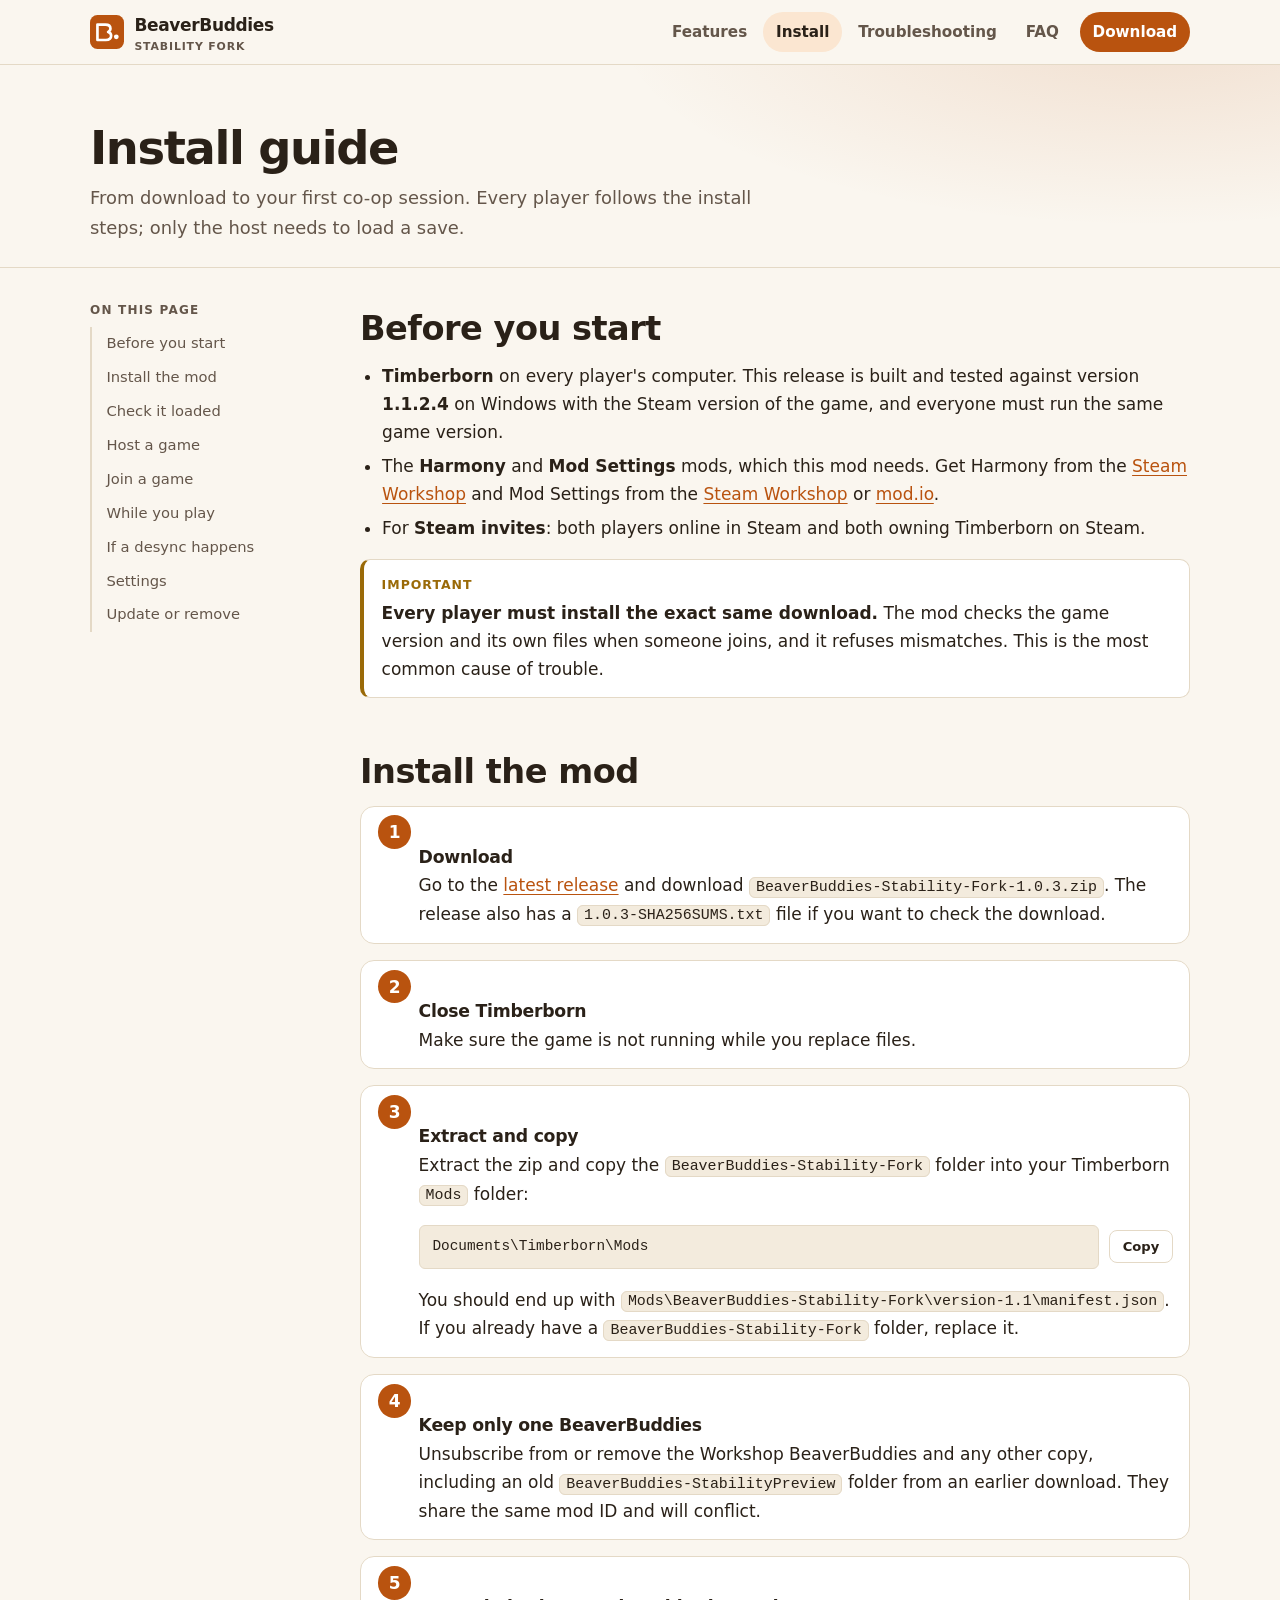
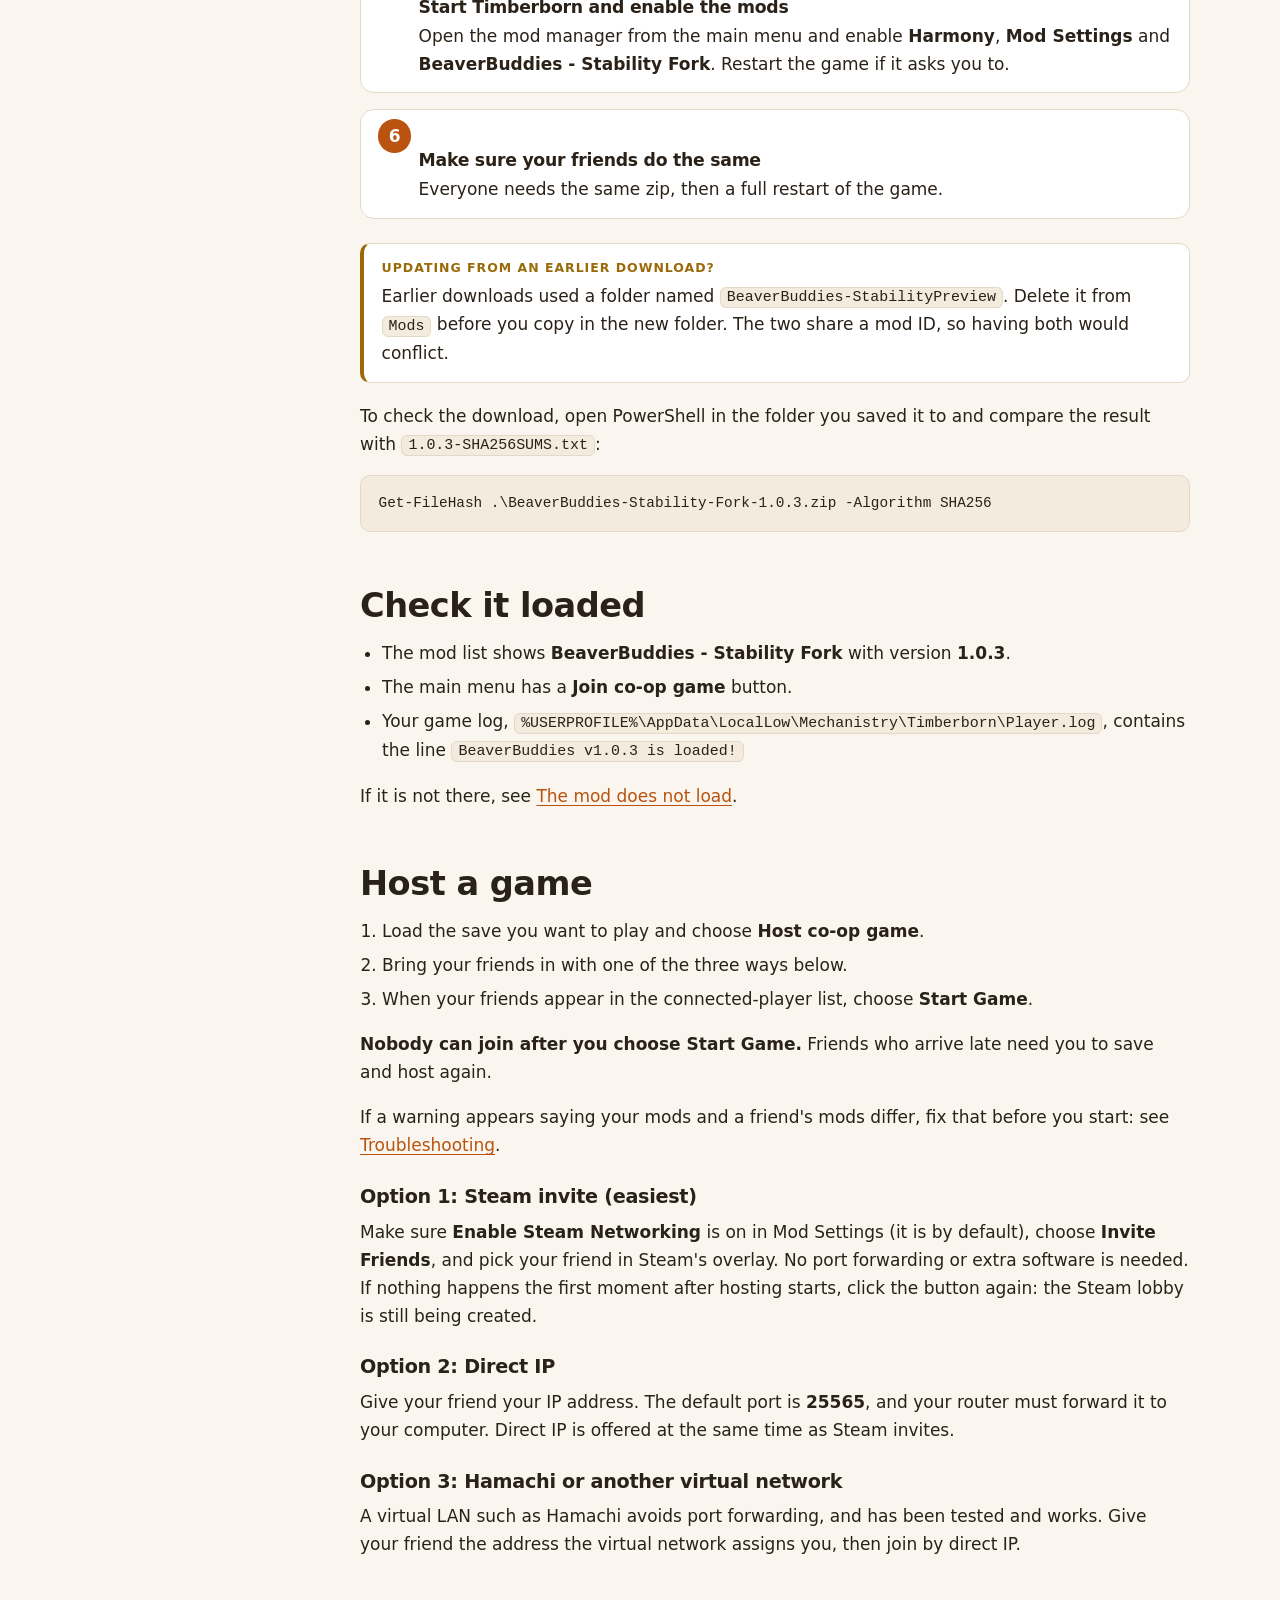
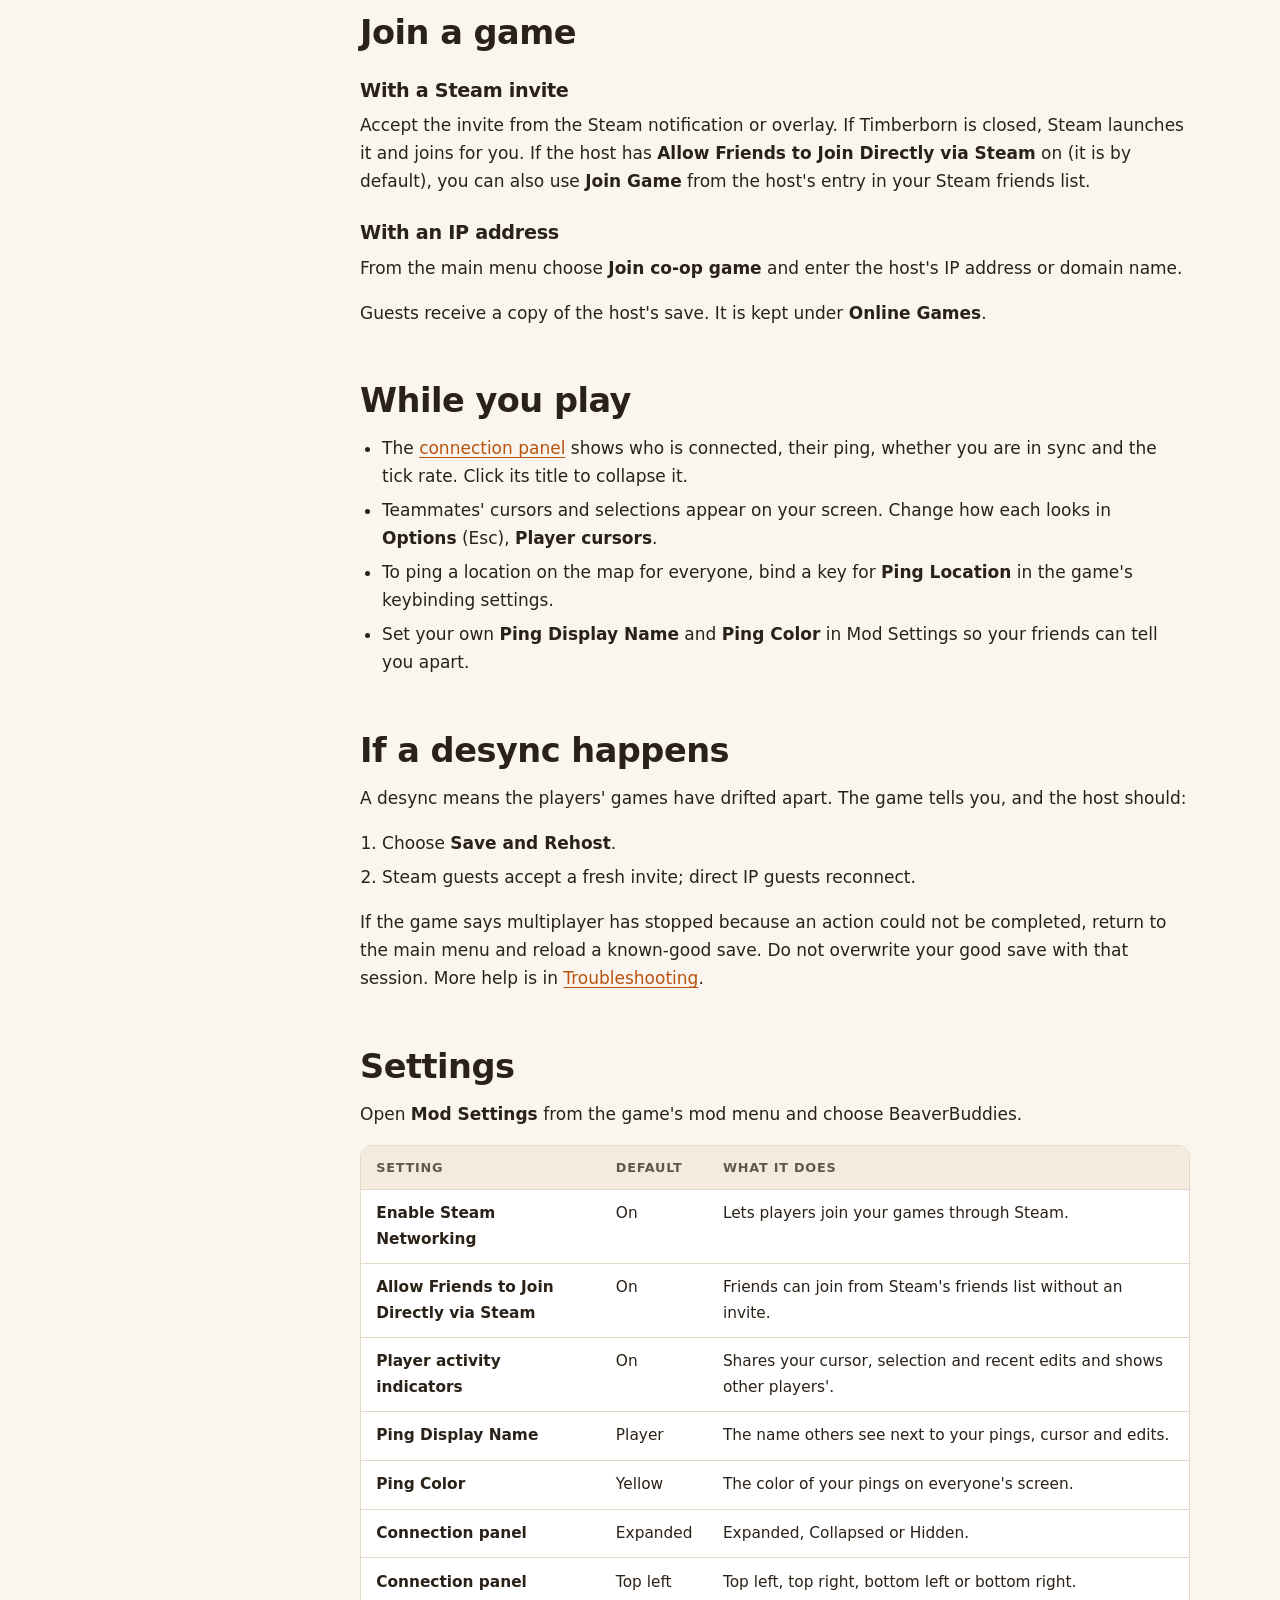
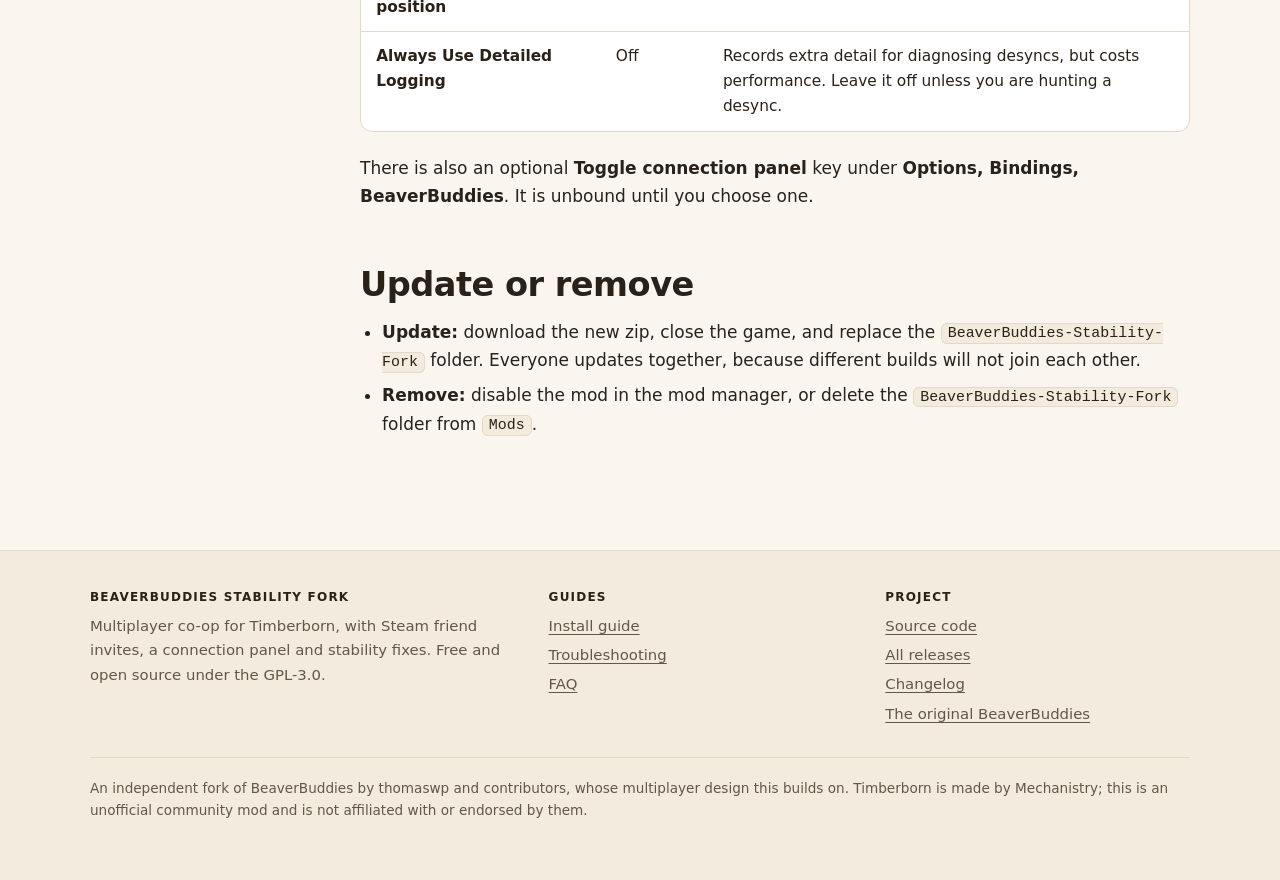
<file: docs/install.html>
<!doctype html>
<html lang="en">
<head>
  <meta charset="utf-8">
  <meta name="viewport" content="width=device-width, initial-scale=1">
  <title>Install guide: BeaverBuddies Stability Fork</title>
  <meta name="description" content="How to install BeaverBuddies Stability Fork for Timberborn, host or join a co-op game over Steam, direct IP or Hamachi, and what each setting does.">
  <meta name="theme-color" content="#b9530f">
  <link rel="icon" href="assets/favicon.svg" type="image/svg+xml">
  <link rel="stylesheet" href="assets/style.css">
</head>
<body>
<a class="skip" href="#main">Skip to content</a>

<header class="site-header">
  <div class="container header-inner">
    <a class="brand" href="index.html">
      <svg class="brand-mark" viewBox="0 0 64 64" aria-hidden="true"><rect width="64" height="64" rx="14" fill="#b9530f"/><path d="M14 46V18h15c6 0 9.5 3 9.5 7.6 0 3-1.7 5.3-4.4 6.4 3.6 1 5.7 3.6 5.7 7.2 0 5-3.9 7.8-10 7.8H14z" fill="none" stroke="#fff" stroke-width="5" stroke-linejoin="round"/><circle cx="49.5" cy="41" r="4.5" fill="#fff"/></svg>
      <span>BeaverBuddies<small>Stability Fork</small></span>
    </a>
    <nav class="nav" aria-label="Main">
      <a href="index.html">Features</a>
      <a href="install.html" aria-current="page">Install</a>
      <a href="troubleshooting.html">Troubleshooting</a>
      <a href="faq.html">FAQ</a>
      <a class="nav-cta" href="https://github.com/kramsey458/BeaverBuddies-Stability-Fork/releases/latest">Download</a>
    </nav>
  </div>
</header>

<main id="main">
<div class="page-hero">
  <div class="container">
    <h1>Install guide</h1>
    <p>From download to your first co-op session. Every player follows the install steps; only the host needs to load a save.</p>
  </div>
</div>

<div class="container doc">
  <nav class="toc" aria-label="On this page">
    <h2>On this page</h2>
    <ul>
      <li><a href="#requirements">Before you start</a></li>
      <li><a href="#install">Install the mod</a></li>
      <li><a href="#verify">Check it loaded</a></li>
      <li><a href="#host">Host a game</a></li>
      <li><a href="#join">Join a game</a></li>
      <li><a href="#playing">While you play</a></li>
      <li><a href="#desync">If a desync happens</a></li>
      <li><a href="#settings">Settings</a></li>
      <li><a href="#update">Update or remove</a></li>
    </ul>
  </nav>

  <div class="prose">

    <section id="requirements">
      <h2>Before you start</h2>
      <ul>
        <li><b>Timberborn</b> on every player's computer. This release is built and tested against version <b>1.1.2.4</b> on Windows with the Steam version of the game, and everyone must run the same game version.</li>
        <li>The <b>Harmony</b> and <b>Mod Settings</b> mods, which this mod needs. Get Harmony from the <a href="https://steamcommunity.com/sharedfiles/filedetails/?id=3284904751">Steam Workshop</a> and Mod Settings from the <a href="https://steamcommunity.com/sharedfiles/filedetails/?id=3283831040">Steam Workshop</a> or <a href="https://mod.io/g/timberborn/m/mod-settings">mod.io</a>.</li>
        <li>For <b>Steam invites</b>: both players online in Steam and both owning Timberborn on Steam.</li>
      </ul>
      <div class="callout warn">
        <strong class="label">Important</strong>
        <p><b>Every player must install the exact same download.</b> The mod checks the game version and its own files when someone joins, and it refuses mismatches. This is the most common cause of trouble.</p>
      </div>
    </section>

    <section id="install">
      <h2>Install the mod</h2>
      <ol class="steps compact">
        <li>
          <h3>Download</h3>
          <p>Go to the <a href="https://github.com/kramsey458/BeaverBuddies-Stability-Fork/releases/latest">latest release</a> and download <code>BeaverBuddies-Stability-Fork-1.0.3.zip</code>. The release also has a <code>1.0.3-SHA256SUMS.txt</code> file if you want to check the download.</p>
        </li>
        <li>
          <h3>Close Timberborn</h3>
          <p>Make sure the game is not running while you replace files.</p>
        </li>
        <li>
          <h3>Extract and copy</h3>
          <p>Extract the zip and copy the <code>BeaverBuddies-Stability-Fork</code> folder into your Timberborn <code>Mods</code> folder:</p>
          <div class="path"><code>Documents\Timberborn\Mods</code><button class="copy" type="button">Copy</button></div>
          <p>You should end up with <code>Mods\BeaverBuddies-Stability-Fork\version-1.1\manifest.json</code>. If you already have a <code>BeaverBuddies-Stability-Fork</code> folder, replace it.</p>
        </li>
        <li>
          <h3>Keep only one BeaverBuddies</h3>
          <p>Unsubscribe from or remove the Workshop BeaverBuddies and any other copy, including an old <code>BeaverBuddies-StabilityPreview</code> folder from an earlier download. They share the same mod ID and will conflict.</p>
        </li>
        <li>
          <h3>Start Timberborn and enable the mods</h3>
          <p>Open the mod manager from the main menu and enable <b>Harmony</b>, <b>Mod Settings</b> and <b>BeaverBuddies - Stability Fork</b>. Restart the game if it asks you to.</p>
        </li>
        <li>
          <h3>Make sure your friends do the same</h3>
          <p>Everyone needs the same zip, then a full restart of the game.</p>
        </li>
      </ol>
      <div class="callout warn">
        <strong class="label">Updating from an earlier download?</strong>
        <p>Earlier downloads used a folder named <code>BeaverBuddies-StabilityPreview</code>. Delete it from <code>Mods</code> before you copy in the new folder. The two share a mod ID, so having both would conflict.</p>
      </div>
      <p>To check the download, open PowerShell in the folder you saved it to and compare the result with <code>1.0.3-SHA256SUMS.txt</code>:</p>
      <pre><code>Get-FileHash .\BeaverBuddies-Stability-Fork-1.0.3.zip -Algorithm SHA256</code></pre>
    </section>

    <section id="verify">
      <h2>Check it loaded</h2>
      <ul>
        <li>The mod list shows <b>BeaverBuddies - Stability Fork</b> with version <b>1.0.3</b>.</li>
        <li>The main menu has a <b>Join co-op game</b> button.</li>
        <li>Your game log, <code>%USERPROFILE%\AppData\LocalLow\Mechanistry\Timberborn\Player.log</code>, contains the line <code>BeaverBuddies v1.0.3 is loaded!</code></li>
      </ul>
      <p>If it is not there, see <a href="troubleshooting.html#not-loading">The mod does not load</a>.</p>
    </section>

    <section id="host">
      <h2>Host a game</h2>
      <ol>
        <li>Load the save you want to play and choose <b>Host co-op game</b>.</li>
        <li>Bring your friends in with one of the three ways below.</li>
        <li>When your friends appear in the connected-player list, choose <b>Start Game</b>.</li>
      </ol>
      <p><b>Nobody can join after you choose Start Game.</b> Friends who arrive late need you to save and host again.</p>
      <p>If a warning appears saying your mods and a friend's mods differ, fix that before you start: see <a href="troubleshooting.html#mods-differ">Troubleshooting</a>.</p>

      <h3>Option 1: Steam invite (easiest)</h3>
      <p>Make sure <b>Enable Steam Networking</b> is on in Mod Settings (it is by default), choose <b>Invite Friends</b>, and pick your friend in Steam's overlay. No port forwarding or extra software is needed. If nothing happens the first moment after hosting starts, click the button again: the Steam lobby is still being created.</p>

      <h3>Option 2: Direct IP</h3>
      <p>Give your friend your IP address. The default port is <b>25565</b>, and your router must forward it to your computer. Direct IP is offered at the same time as Steam invites.</p>

      <h3>Option 3: Hamachi or another virtual network</h3>
      <p>A virtual LAN such as Hamachi avoids port forwarding, and has been tested and works. Give your friend the address the virtual network assigns you, then join by direct IP.</p>
    </section>

    <section id="join">
      <h2>Join a game</h2>
      <h3>With a Steam invite</h3>
      <p>Accept the invite from the Steam notification or overlay. If Timberborn is closed, Steam launches it and joins for you. If the host has <b>Allow Friends to Join Directly via Steam</b> on (it is by default), you can also use <b>Join Game</b> from the host's entry in your Steam friends list.</p>
      <h3>With an IP address</h3>
      <p>From the main menu choose <b>Join co-op game</b> and enter the host's IP address or domain name.</p>
      <p>Guests receive a copy of the host's save. It is kept under <b>Online Games</b>.</p>
    </section>

    <section id="playing">
      <h2>While you play</h2>
      <ul>
        <li>The <a href="index.html#panel">connection panel</a> shows who is connected, their ping, whether you are in sync and the tick rate. Click its title to collapse it.</li>
        <li>Teammates' cursors and selections appear on your screen. Change how each looks in <b>Options</b> (Esc), <b>Player cursors</b>.</li>
        <li>To ping a location on the map for everyone, bind a key for <b>Ping Location</b> in the game's keybinding settings.</li>
        <li>Set your own <b>Ping Display Name</b> and <b>Ping Color</b> in Mod Settings so your friends can tell you apart.</li>
      </ul>
    </section>

    <section id="desync">
      <h2>If a desync happens</h2>
      <p>A desync means the players' games have drifted apart. The game tells you, and the host should:</p>
      <ol>
        <li>Choose <b>Save and Rehost</b>.</li>
        <li>Steam guests accept a fresh invite; direct IP guests reconnect.</li>
      </ol>
      <p>If the game says multiplayer has stopped because an action could not be completed, return to the main menu and reload a known-good save. Do not overwrite your good save with that session. More help is in <a href="troubleshooting.html#desync">Troubleshooting</a>.</p>
    </section>

    <section id="settings">
      <h2>Settings</h2>
      <p>Open <b>Mod Settings</b> from the game's mod menu and choose BeaverBuddies.</p>
      <div class="table-wrap">
        <table>
          <thead><tr><th>Setting</th><th>Default</th><th>What it does</th></tr></thead>
          <tbody>
            <tr><td><b>Enable Steam Networking</b></td><td>On</td><td>Lets players join your games through Steam.</td></tr>
            <tr><td><b>Allow Friends to Join Directly via Steam</b></td><td>On</td><td>Friends can join from Steam's friends list without an invite.</td></tr>
            <tr><td><b>Player activity indicators</b></td><td>On</td><td>Shares your cursor, selection and recent edits and shows other players'.</td></tr>
            <tr><td><b>Ping Display Name</b></td><td>Player</td><td>The name others see next to your pings, cursor and edits.</td></tr>
            <tr><td><b>Ping Color</b></td><td>Yellow</td><td>The color of your pings on everyone's screen.</td></tr>
            <tr><td><b>Connection panel</b></td><td>Expanded</td><td>Expanded, Collapsed or Hidden.</td></tr>
            <tr><td><b>Connection panel position</b></td><td>Top left</td><td>Top left, top right, bottom left or bottom right.</td></tr>
            <tr><td><b>Always Use Detailed Logging</b></td><td>Off</td><td>Records extra detail for diagnosing desyncs, but costs performance. Leave it off unless you are hunting a desync.</td></tr>
          </tbody>
        </table>
      </div>
      <p>There is also an optional <b>Toggle connection panel</b> key under <b>Options, Bindings, BeaverBuddies</b>. It is unbound until you choose one.</p>
    </section>

    <section id="update">
      <h2>Update or remove</h2>
      <ul>
        <li><b>Update:</b> download the new zip, close the game, and replace the <code>BeaverBuddies-Stability-Fork</code> folder. Everyone updates together, because different builds will not join each other.</li>
        <li><b>Remove:</b> disable the mod in the mod manager, or delete the <code>BeaverBuddies-Stability-Fork</code> folder from <code>Mods</code>.</li>
      </ul>
    </section>

  </div>
</div>
</main>

<footer class="site-footer">
  <div class="container">
    <div class="footer-grid">
      <div>
        <h2>BeaverBuddies Stability Fork</h2>
        <p>Multiplayer co-op for Timberborn, with Steam friend invites, a connection panel and stability fixes. Free and open source under the GPL-3.0.</p>
      </div>
      <div>
        <h2>Guides</h2>
        <ul>
          <li><a href="install.html">Install guide</a></li>
          <li><a href="troubleshooting.html">Troubleshooting</a></li>
          <li><a href="faq.html">FAQ</a></li>
        </ul>
      </div>
      <div>
        <h2>Project</h2>
        <ul>
          <li><a href="https://github.com/kramsey458/BeaverBuddies-Stability-Fork">Source code</a></li>
          <li><a href="https://github.com/kramsey458/BeaverBuddies-Stability-Fork/releases">All releases</a></li>
          <li><a href="https://github.com/kramsey458/BeaverBuddies-Stability-Fork/blob/main/STABILITY-CHANGELOG.md">Changelog</a></li>
          <li><a href="https://github.com/thomaswp/BeaverBuddies">The original BeaverBuddies</a></li>
        </ul>
      </div>
    </div>
    <p class="fineprint">An independent fork of BeaverBuddies by thomaswp and contributors, whose multiplayer design this builds on. Timberborn is made by Mechanistry; this is an unofficial community mod and is not affiliated with or endorsed by them.</p>
  </div>
</footer>
<script src="assets/site.js" defer></script>
</body>
</html>
</file>
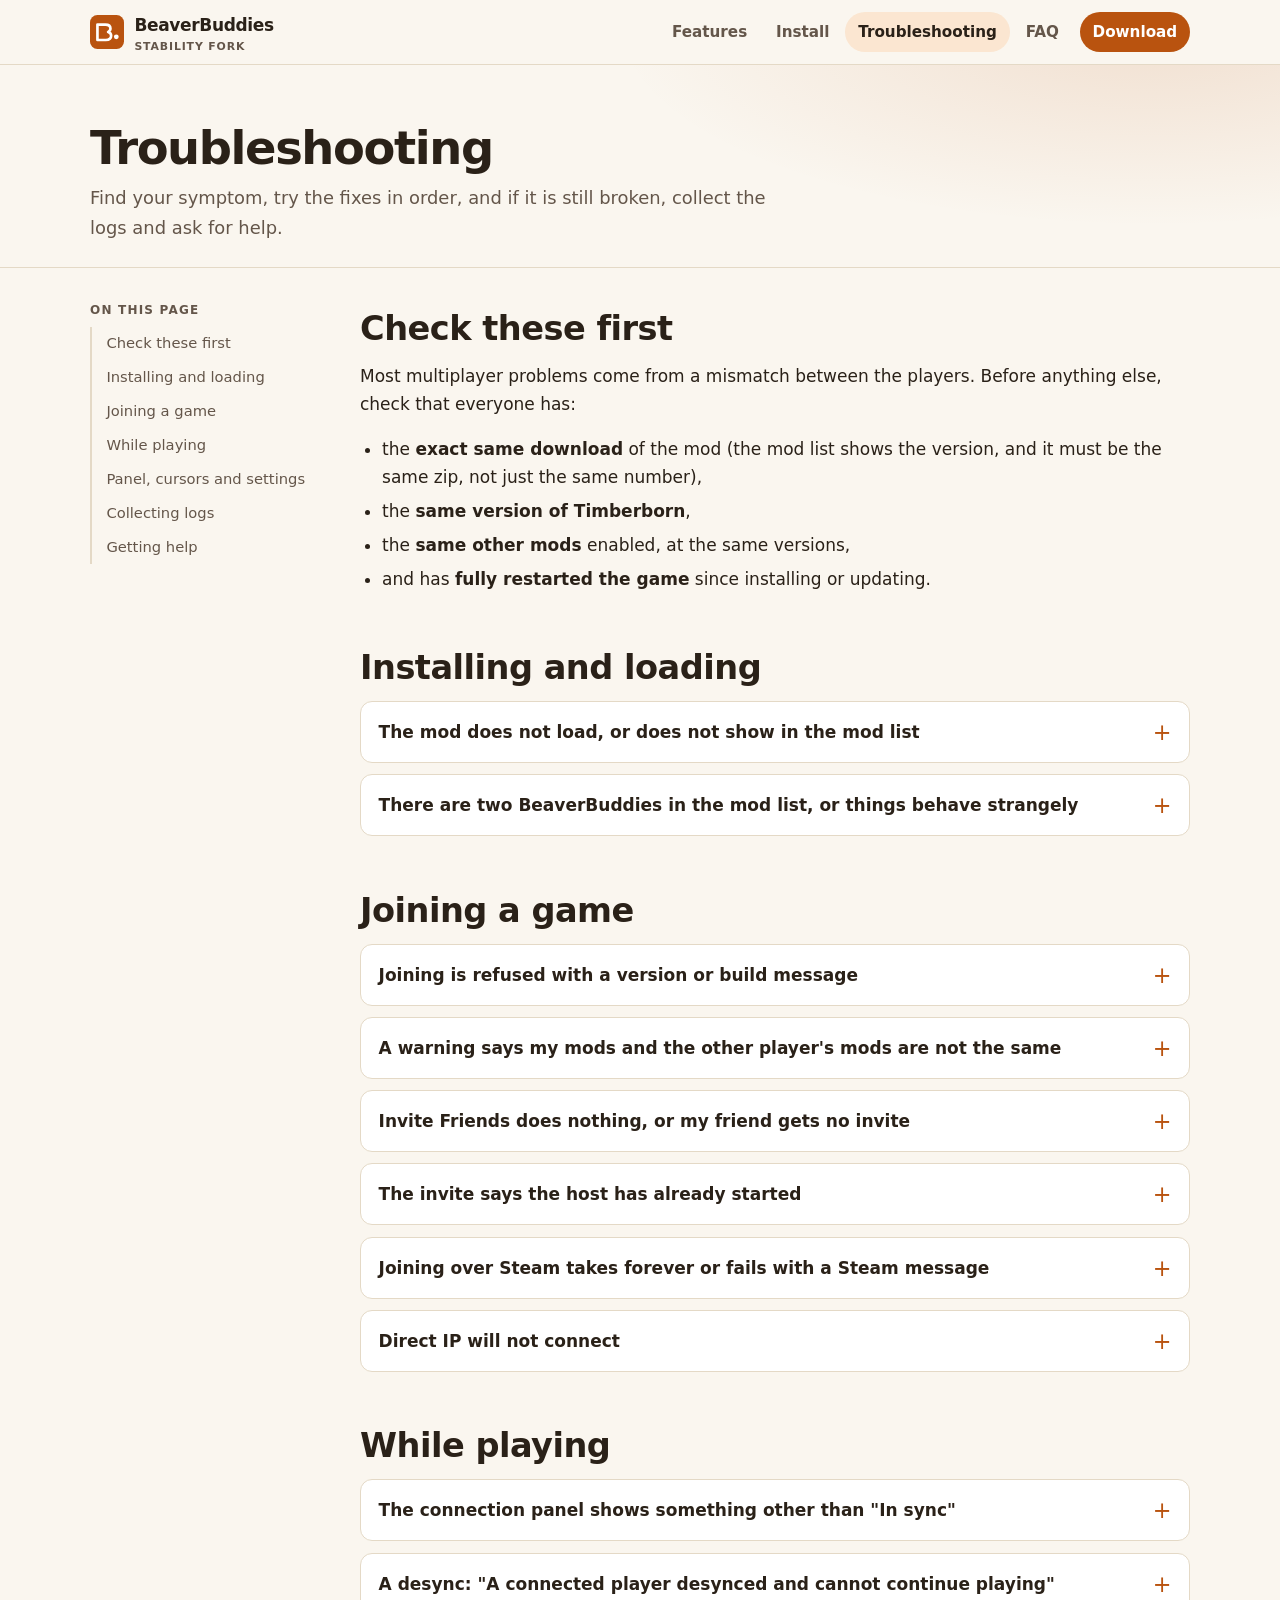
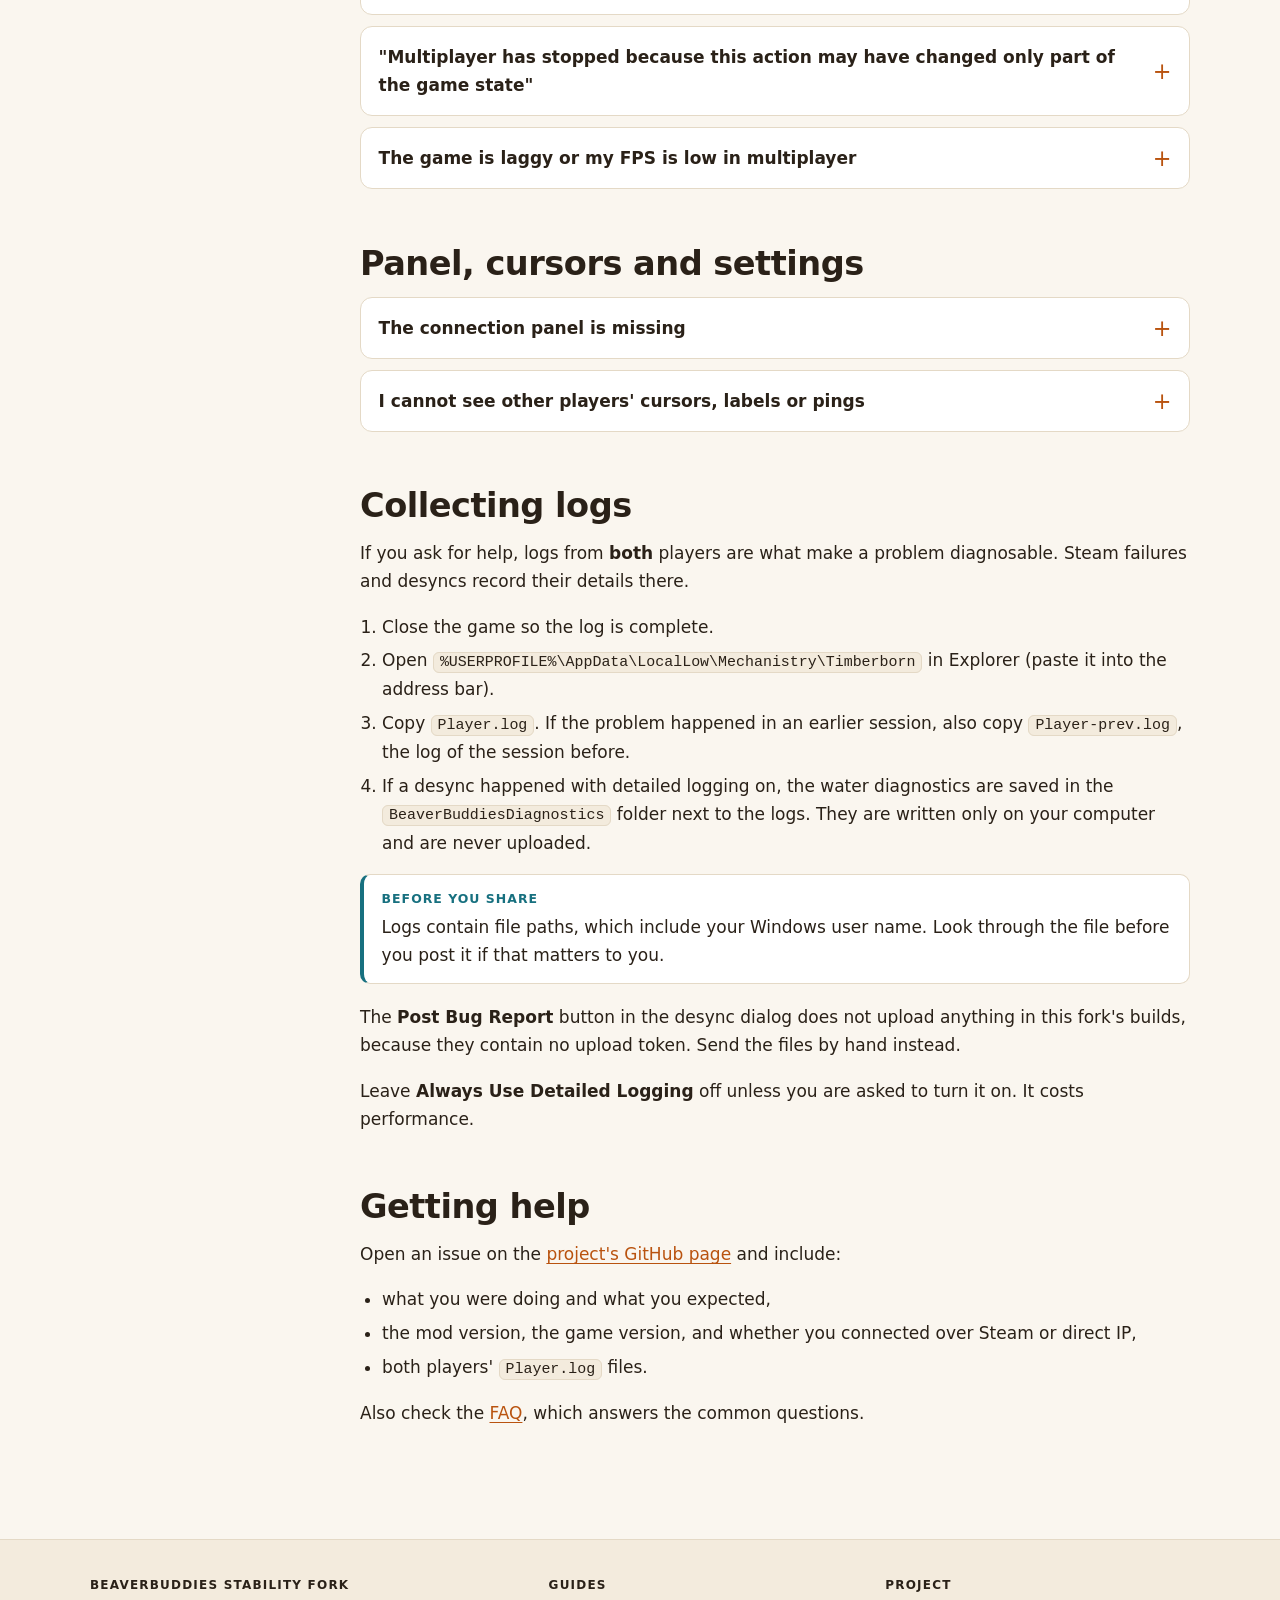
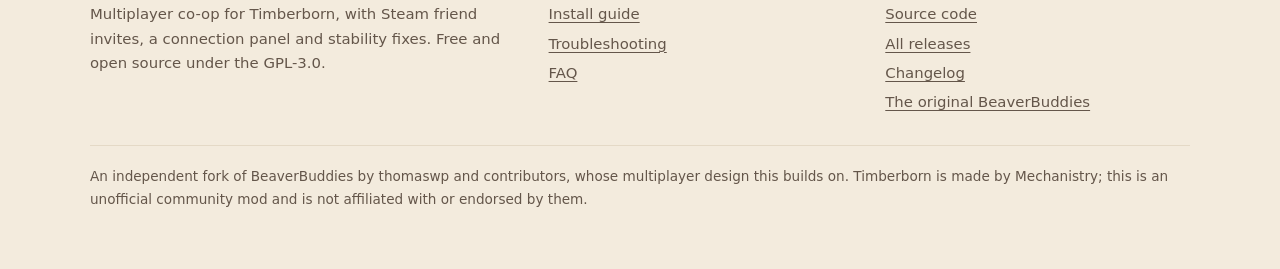
<file: docs/troubleshooting.html>
<!doctype html>
<html lang="en">
<head>
  <meta charset="utf-8">
  <meta name="viewport" content="width=device-width, initial-scale=1">
  <title>Troubleshooting: BeaverBuddies Stability Fork</title>
  <meta name="description" content="Fixes for BeaverBuddies Stability Fork problems: the mod not loading, refused joins, Steam invites, direct IP, desyncs, lag, and how to collect logs.">
  <meta name="theme-color" content="#b9530f">
  <link rel="icon" href="assets/favicon.svg" type="image/svg+xml">
  <link rel="stylesheet" href="assets/style.css">
</head>
<body>
<a class="skip" href="#main">Skip to content</a>

<header class="site-header">
  <div class="container header-inner">
    <a class="brand" href="index.html">
      <svg class="brand-mark" viewBox="0 0 64 64" aria-hidden="true"><rect width="64" height="64" rx="14" fill="#b9530f"/><path d="M14 46V18h15c6 0 9.5 3 9.5 7.6 0 3-1.7 5.3-4.4 6.4 3.6 1 5.7 3.6 5.7 7.2 0 5-3.9 7.8-10 7.8H14z" fill="none" stroke="#fff" stroke-width="5" stroke-linejoin="round"/><circle cx="49.5" cy="41" r="4.5" fill="#fff"/></svg>
      <span>BeaverBuddies<small>Stability Fork</small></span>
    </a>
    <nav class="nav" aria-label="Main">
      <a href="index.html">Features</a>
      <a href="install.html">Install</a>
      <a href="troubleshooting.html" aria-current="page">Troubleshooting</a>
      <a href="faq.html">FAQ</a>
      <a class="nav-cta" href="https://github.com/kramsey458/BeaverBuddies-Stability-Fork/releases/latest">Download</a>
    </nav>
  </div>
</header>

<main id="main">
<div class="page-hero">
  <div class="container">
    <h1>Troubleshooting</h1>
    <p>Find your symptom, try the fixes in order, and if it is still broken, collect the logs and ask for help.</p>
  </div>
</div>

<div class="container doc">
  <nav class="toc" aria-label="On this page">
    <h2>On this page</h2>
    <ul>
      <li><a href="#first">Check these first</a></li>
      <li><a href="#setup">Installing and loading</a></li>
      <li><a href="#joining">Joining a game</a></li>
      <li><a href="#playing">While playing</a></li>
      <li><a href="#features">Panel, cursors and settings</a></li>
      <li><a href="#logs">Collecting logs</a></li>
      <li><a href="#help">Getting help</a></li>
    </ul>
  </nav>

  <div class="prose">

    <section id="first">
      <h2>Check these first</h2>
      <p>Most multiplayer problems come from a mismatch between the players. Before anything else, check that everyone has:</p>
      <ul>
        <li>the <b>exact same download</b> of the mod (the mod list shows the version, and it must be the same zip, not just the same number),</li>
        <li>the <b>same version of Timberborn</b>,</li>
        <li>the <b>same other mods</b> enabled, at the same versions,</li>
        <li>and has <b>fully restarted the game</b> since installing or updating.</li>
      </ul>
    </section>

    <section id="setup">
      <h2>Installing and loading</h2>

      <details class="q" id="not-loading">
        <summary>The mod does not load, or does not show in the mod list</summary>
        <div class="answer">
          <p class="sub">Try this</p>
          <ol>
            <li>Check the folder. You should have <code>Documents\Timberborn\Mods\BeaverBuddies-Stability-Fork\version-1.1\manifest.json</code>. A common mistake is an extra nested folder after extracting the zip.</li>
            <li>Make sure <b>Harmony</b> and <b>Mod Settings</b> are installed and enabled. The mod needs both.</li>
            <li>Enable <b>BeaverBuddies - Stability Fork</b> in the mod manager and restart the game.</li>
            <li>The mod is built for Timberborn 1.1 (tested on 1.1.2.4). Older game versions will not run it.</li>
            <li>Open <code>%USERPROFILE%\AppData\LocalLow\Mechanistry\Timberborn\Player.log</code> and search for <code>BeaverBuddies v1.0.3 is loaded!</code>. If it is there, the mod loaded and the problem is elsewhere.</li>
          </ol>
        </div>
      </details>

      <details class="q" id="duplicates">
        <summary>There are two BeaverBuddies in the mod list, or things behave strangely</summary>
        <div class="answer">
          <p class="sub">Why</p>
          <p>This mod and the Workshop BeaverBuddies share the same mod ID, and so does any second copy in your <code>Mods</code> folder, including an old <code>BeaverBuddies-StabilityPreview</code> folder left over from an earlier download. They conflict.</p>
          <p class="sub">Try this</p>
          <p>Keep exactly one BeaverBuddies. Unsubscribe from the Workshop version, delete any extra copy (and the old <code>BeaverBuddies-StabilityPreview</code> folder) from <code>Documents\Timberborn\Mods</code>, then restart the game.</p>
        </div>
      </details>
    </section>

    <section id="joining">
      <h2>Joining a game</h2>

      <details class="q" id="mismatch">
        <summary>Joining is refused with a version or build message</summary>
        <div class="answer">
          <p class="sub">Why</p>
          <p>When someone joins, the mod compares the game version, the mod version and the mod's own files, before the save is sent. It refuses any difference, because two different builds cannot stay in sync. A copy someone compiled themselves can be refused even when the version number matches, and an old version still running in memory is detected too.</p>
          <p class="sub">Try this</p>
          <ol>
            <li>Have everyone download the <b>same zip</b> from the <a href="https://github.com/kramsey458/BeaverBuddies-Stability-Fork/releases/latest">latest release</a>.</li>
            <li>Replace the <code>BeaverBuddies-Stability-Fork</code> folder, then <b>fully restart</b> Timberborn on every computer.</li>
            <li>Check that the game versions match.</li>
          </ol>
        </div>
      </details>

      <details class="q" id="mods-differ">
        <summary>A warning says my mods and the other player's mods are not the same</summary>
        <div class="answer">
          <p class="sub">Why</p>
          <p>When someone joins, both players' games compare their lists of enabled mods and warn you if any mod is on only one computer or is at a different version. The host sees the warning in the lobby, before starting; a guest sees it as soon as the game has loaded. It is only a warning and nobody is stopped from playing, because the mod cannot tell which mods matter. A mod that changes the simulation (a housing or pathfinding mod, for example) will make the two games drift apart, which is a desync.</p>
          <p class="sub">Try this</p>
          <ol>
            <li>Read which mods are listed: "Only on your computer", "Only on &hellip;'s computer" and "Different versions".</li>
            <li>Make both lists identical: install and enable the same mods at the same versions on every computer, or turn the listed mods off on both. Mods that only change the interface are usually harmless.</li>
            <li>Restart Timberborn on the computers you changed, then host again.</li>
          </ol>
          <p>The warning is also written to <code>Player.log</code>: search for "Mod lists differ".</p>
        </div>
      </details>

      <details class="q" id="steam-invite">
        <summary>Invite Friends does nothing, or my friend gets no invite</summary>
        <div class="answer">
          <p class="sub">Try this</p>
          <ol>
            <li>Right after hosting starts, the Steam lobby is still being created. Wait a moment and click <b>Invite Friends</b> again. The Steam overlay should open.</li>
            <li>On the host, make sure <b>Enable Steam Networking</b> is on in Mod Settings (it is by default).</li>
            <li>Both players need to be online in Steam. The friend must be on your Steam friends list and own Timberborn on Steam.</li>
            <li>Both of you need the <a href="#mismatch">same build</a> of the mod and the same game version.</li>
            <li>If Steam still will not connect, host with a <a href="install.html#host">direct IP or Hamachi</a> instead. Steam problems never stop direct IP hosting.</li>
          </ol>
        </div>
      </details>

      <details class="q" id="already-started">
        <summary>The invite says the host has already started</summary>
        <div class="answer">
          <p class="sub">Why</p>
          <p>Nobody can join once the host chooses <b>Start Game</b>. An old invite now explains that instead of hanging.</p>
          <p class="sub">Try this</p>
          <p>The host saves and hosts again, then sends a fresh invite. Have your friend join before the host starts.</p>
        </div>
      </details>

      <details class="q" id="steam-connect">
        <summary>Joining over Steam takes forever or fails with a Steam message</summary>
        <div class="answer">
          <p class="sub">Why</p>
          <p>Steam connects players directly when it can find a route and relays through its own network otherwise. Failures end with an explanation that includes Steam's own reason, for example <em>"The connection timed out. Steam could not find a working route between you."</em> The same detail is written to <code>Player.log</code>.</p>
          <p class="sub">Try this</p>
          <ol>
            <li>Read the message. It says what Steam reported.</li>
            <li>Make sure you are both on the <a href="#mismatch">exact same build</a>. If joining sits on a loading message and never finishes, that is the first thing to rule out.</li>
            <li>Try again. If it repeats, use <a href="install.html#host">direct IP or Hamachi</a>.</li>
            <li>If it keeps failing, <a href="#logs">collect both players' logs</a> and ask for help.</li>
          </ol>
        </div>
      </details>

      <details class="q" id="direct-ip">
        <summary>Direct IP will not connect</summary>
        <div class="answer">
          <p class="sub">Try this</p>
          <ol>
            <li>The host must already be hosting and must not have chosen <b>Start Game</b>.</li>
            <li>Use the right address: your public IP for the internet, or the virtual-network address (for example from Hamachi) if you use one.</li>
            <li>The default port is <b>25565</b>. Your router must forward it to the host's computer, and your firewall must allow Timberborn.</li>
            <li>Port forwarding is the hard part. A virtual LAN such as Hamachi avoids it and has been tested. So does a <a href="install.html#host">Steam invite</a>.</li>
          </ol>
        </div>
      </details>
    </section>

    <section id="playing">
      <h2>While playing</h2>

      <details class="q" id="panel-status">
        <summary>The connection panel shows something other than "In sync"</summary>
        <div class="answer">
          <div class="table-wrap" style="margin-top:.4rem">
            <table>
              <thead><tr><th>Status</th><th>What it means and what to do</th></tr></thead>
              <tbody>
                <tr><td><b>Catching up</b></td><td>Guests only. Your game is three or more ticks behind the host. Brief spells are normal. If it keeps growing, your connection or computer cannot keep up, so check your ping and try a lower game speed.</td></tr>
                <tr><td><b>Waiting for host</b></td><td>Guests only. Your game has used everything the host sent and is waiting for more. A flash is normal. If it stays, check the connection.</td></tr>
                <tr><td><b>Connection unstable</b></td><td>Someone has stopped responding for five seconds. Check their connection. If it does not recover, the session may end.</td></tr>
                <tr><td><b>Out of sync</b></td><td>A desync was detected. See <a href="#desync">the next item</a>.</td></tr>
                <tr><td><b>Disconnected</b></td><td>The session has ended. Rejoin, or have the host rehost.</td></tr>
              </tbody>
            </table>
          </div>
          <p>Ping colors: green is 80 ms or less, yellow up to 160 ms, red anything higher or no response.</p>
        </div>
      </details>

      <details class="q" id="desync">
        <summary>A desync: "A connected player desynced and cannot continue playing"</summary>
        <div class="answer">
          <p class="sub">Why</p>
          <p>The players' games have drifted apart. Every copy of the game must make exactly the same decisions, and something made one of them differ. This fork removes many known causes, but it cannot promise none.</p>
          <p class="sub">Try this</p>
          <ol>
            <li>The host chooses <b>Save and Rehost</b>.</li>
            <li>Steam guests accept a fresh invite; direct IP guests reconnect.</li>
            <li>You may need to restart the game if problems persist.</li>
          </ol>
          <p class="sub">Things that cause it</p>
          <ul>
            <li><b>Different mods, or different mod versions.</b> The game warns you about this when someone joins (see <a href="#mods-differ">the mod warning</a>), so take that warning seriously. This is a classic cause.</li>
            <li><b>Different settings that affect the simulation</b>, for example <b>Reduce the number of forced pauses</b>. Keep them identical.</li>
          </ul>
          <p>Keep backups of your saves. If it keeps happening, <a href="#logs">collect both players' logs</a>.</p>
        </div>
      </details>

      <details class="q" id="stopped">
        <summary>"Multiplayer has stopped because this action may have changed only part of the game state"</summary>
        <div class="answer">
          <p class="sub">Why</p>
          <p>A multiplayer action could not be completed on one player's game. Carrying on could leave two games different without anyone noticing, so the mod stops the session.</p>
          <p class="sub">Try this</p>
          <ol>
            <li>Return to the main menu and <b>reload a known-good save</b> before hosting again.</li>
            <li><b>Do not overwrite your good save</b> with the session that stopped.</li>
            <li>If it repeats with the same action, <a href="#logs">collect the logs</a> and say what you were doing.</li>
          </ol>
        </div>
      </details>

      <details class="q" id="lag">
        <summary>The game is laggy or my FPS is low in multiplayer</summary>
        <div class="answer">
          <p class="sub">Try this</p>
          <ol>
            <li>Turn off <b>Always Use Detailed Logging</b> in Mod Settings, on <b>both</b> computers. It records a lot of extra detail for diagnosing desyncs and noticeably slows the game. It is off by default.</li>
            <li>Look at the connection panel. A red ping or a high <b>Behind host</b> value means the connection is the problem, not the game.</li>
            <li>Try a lower game speed if a slower computer keeps falling behind.</li>
            <li>Make sure both players run the latest release, which does less work every tick and every frame.</li>
          </ol>
        </div>
      </details>
    </section>

    <section id="features">
      <h2>Panel, cursors and settings</h2>

      <details class="q" id="panel-missing">
        <summary>The connection panel is missing</summary>
        <div class="answer">
          <p class="sub">Try this</p>
          <ul>
            <li>The panel only appears <b>in multiplayer games</b>.</li>
            <li>Check <b>Mod Settings, BeaverBuddies, Connection panel</b>. It may be set to <b>Hidden</b>.</li>
            <li>If you bound the <b>Toggle connection panel</b> key, you may have hidden it with that key.</li>
            <li>It may be <b>collapsed</b> to a single line (a colored dot, the player count and one ping). Click the line to expand it.</li>
            <li>It may be in a different corner. See <b>Connection panel position</b>.</li>
          </ul>
        </div>
      </details>

      <details class="q" id="activity">
        <summary>I cannot see other players' cursors, labels or pings</summary>
        <div class="answer">
          <p class="sub">Try this</p>
          <ul>
            <li><b>Player activity indicators</b> must be on in Mod Settings. A player who turns sharing off disappears from your view until they turn it back on.</li>
            <li>A cursor is hidden while it is over the game's interface, outside the game window, or off the map. Yours is hidden while the game window is not focused.</li>
            <li>Open <b>Options, Player cursors</b> and check that you have not made that player's cursor tiny (size 50% is the minimum) or nearly invisible (transparency goes up to 90%). <b>Reset</b> restores the defaults.</li>
            <li>For pings, bind a key for <b>Ping Location</b> in the game's keybinding settings.</li>
          </ul>
        </div>
      </details>
    </section>

    <section id="logs">
      <h2>Collecting logs</h2>
      <p>If you ask for help, logs from <b>both</b> players are what make a problem diagnosable. Steam failures and desyncs record their details there.</p>
      <ol>
        <li>Close the game so the log is complete.</li>
        <li>Open <code>%USERPROFILE%\AppData\LocalLow\Mechanistry\Timberborn</code> in Explorer (paste it into the address bar).</li>
        <li>Copy <code>Player.log</code>. If the problem happened in an earlier session, also copy <code>Player-prev.log</code>, the log of the session before.</li>
        <li>If a desync happened with detailed logging on, the water diagnostics are saved in the <code>BeaverBuddiesDiagnostics</code> folder next to the logs. They are written only on your computer and are never uploaded.</li>
      </ol>
      <div class="callout">
        <strong class="label">Before you share</strong>
        <p>Logs contain file paths, which include your Windows user name. Look through the file before you post it if that matters to you.</p>
      </div>
      <p>The <b>Post Bug Report</b> button in the desync dialog does not upload anything in this fork's builds, because they contain no upload token. Send the files by hand instead.</p>
      <p>Leave <b>Always Use Detailed Logging</b> off unless you are asked to turn it on. It costs performance.</p>
    </section>

    <section id="help">
      <h2>Getting help</h2>
      <p>Open an issue on the <a href="https://github.com/kramsey458/BeaverBuddies-Stability-Fork/issues">project's GitHub page</a> and include:</p>
      <ul>
        <li>what you were doing and what you expected,</li>
        <li>the mod version, the game version, and whether you connected over Steam or direct IP,</li>
        <li>both players' <code>Player.log</code> files.</li>
      </ul>
      <p>Also check the <a href="faq.html">FAQ</a>, which answers the common questions.</p>
    </section>

  </div>
</div>
</main>

<footer class="site-footer">
  <div class="container">
    <div class="footer-grid">
      <div>
        <h2>BeaverBuddies Stability Fork</h2>
        <p>Multiplayer co-op for Timberborn, with Steam friend invites, a connection panel and stability fixes. Free and open source under the GPL-3.0.</p>
      </div>
      <div>
        <h2>Guides</h2>
        <ul>
          <li><a href="install.html">Install guide</a></li>
          <li><a href="troubleshooting.html">Troubleshooting</a></li>
          <li><a href="faq.html">FAQ</a></li>
        </ul>
      </div>
      <div>
        <h2>Project</h2>
        <ul>
          <li><a href="https://github.com/kramsey458/BeaverBuddies-Stability-Fork">Source code</a></li>
          <li><a href="https://github.com/kramsey458/BeaverBuddies-Stability-Fork/releases">All releases</a></li>
          <li><a href="https://github.com/kramsey458/BeaverBuddies-Stability-Fork/blob/main/STABILITY-CHANGELOG.md">Changelog</a></li>
          <li><a href="https://github.com/thomaswp/BeaverBuddies">The original BeaverBuddies</a></li>
        </ul>
      </div>
    </div>
    <p class="fineprint">An independent fork of BeaverBuddies by thomaswp and contributors, whose multiplayer design this builds on. Timberborn is made by Mechanistry; this is an unofficial community mod and is not affiliated with or endorsed by them.</p>
  </div>
</footer>
<script>
  // Open the question a link points at, so #anchors from other pages land on an expanded answer.
  function openFromHash(scroll) {
    var target = location.hash && document.getElementById(decodeURIComponent(location.hash.slice(1)));
    if (target && target.tagName === 'DETAILS') {
      target.open = true;
      if (scroll) target.scrollIntoView({ behavior: 'instant', block: 'start' });
    }
  }
  addEventListener('hashchange', function () { openFromHash(true); });
  addEventListener('load', function () { openFromHash(true); });
  openFromHash(false);
</script>
</body>
</html>
</file>
<file: docs/assets/style.css>
/* BeaverBuddies Stability Fork: project site. No external fonts, scripts or images. */

:root {
  --bg: #faf6ef;
  --bg-tint: #f3ebdd;
  --surface: #ffffff;
  --ink: #2a2118;
  --muted: #64564a;
  --line: #e4d9c6;
  --accent: #b9530f;
  --accent-hover: #9c440a;
  --on-accent: #ffffff;
  --accent-soft: #fbe6d1;
  --water: #17707f;
  --water-soft: #d9eef1;
  --good: #23803f;
  --warn: #9a6a08;
  --bad: #b93526;
  --shadow: 0 1px 2px rgba(60, 40, 15, .06), 0 8px 28px rgba(60, 40, 15, .08);
  --radius: 14px;
  --font: system-ui, -apple-system, "Segoe UI", Roboto, "Helvetica Neue", Arial, sans-serif;
  --mono: ui-monospace, "Cascadia Code", "SF Mono", Consolas, "Liberation Mono", monospace;
  color-scheme: light;
}

@media (prefers-color-scheme: dark) {
  :root {
    --bg: #15110d;
    --bg-tint: #1c1610;
    --surface: #211a13;
    --ink: #f4ecdf;
    --muted: #b8a893;
    --line: #382e23;
    --accent: #f0903a;
    --accent-hover: #ffa452;
    --on-accent: #1b1006;
    --accent-soft: #3a2513;
    --water: #63bfd0;
    --water-soft: #14343a;
    --good: #5fc27f;
    --warn: #e0b04a;
    --bad: #ef7b6c;
    --shadow: 0 1px 2px rgba(0, 0, 0, .4), 0 10px 30px rgba(0, 0, 0, .35);
    color-scheme: dark;
  }
}

*, *::before, *::after { box-sizing: border-box; }

html { scroll-behavior: smooth; scroll-padding-top: 88px; -webkit-text-size-adjust: 100%; }
@media (prefers-reduced-motion: reduce) { html { scroll-behavior: auto; } * { transition: none !important; animation: none !important; } }

body {
  margin: 0;
  background: var(--bg);
  color: var(--ink);
  font: 17px/1.65 var(--font);
  -webkit-font-smoothing: antialiased;
}

img, svg { max-width: 100%; }
a { color: var(--accent); text-underline-offset: 3px; text-decoration-thickness: 1px; }
a:hover { color: var(--accent-hover); }
:focus-visible { outline: 3px solid var(--water); outline-offset: 3px; border-radius: 6px; }

h1, h2, h3, h4 { line-height: 1.2; letter-spacing: -.015em; margin: 0 0 .5em; }
h1 { font-size: clamp(2.3rem, 5.2vw, 3.6rem); font-weight: 800; letter-spacing: -.03em; }
h2 { font-size: clamp(1.6rem, 3.2vw, 2.1rem); font-weight: 750; }
h3 { font-size: 1.2rem; font-weight: 700; }
p { margin: 0 0 1em; }
ul, ol { margin: 0 0 1em; padding-left: 1.3em; }
li { margin-bottom: .35em; }
hr { border: 0; border-top: 1px solid var(--line); margin: 2.5rem 0; }

code, kbd {
  font-family: var(--mono);
  font-size: .88em;
  background: var(--bg-tint);
  border: 1px solid var(--line);
  border-radius: 6px;
  padding: .1em .4em;
  overflow-wrap: anywhere;
}
kbd { border-bottom-width: 2px; }
pre {
  margin: 0 0 1em;
  padding: 1rem 1.1rem;
  background: var(--bg-tint);
  border: 1px solid var(--line);
  border-radius: 10px;
  overflow-x: auto;
  font: .9rem/1.55 var(--mono);
}
pre code { background: none; border: 0; padding: 0; font-size: inherit; overflow-wrap: normal; }

.container { width: min(1100px, 100% - 2rem); margin-inline: auto; }
.narrow { width: min(1100px, 100% - 2rem); margin-inline: auto; }
.narrow > * { max-width: 760px; }
.skip { position: absolute; left: -999px; top: 8px; background: var(--accent); color: var(--on-accent); padding: .6rem 1rem; border-radius: 8px; z-index: 100; }
.skip:focus { left: 8px; }

/* ---------- header ---------- */
.site-header {
  position: sticky; top: 0; z-index: 50;
  background: color-mix(in srgb, var(--bg) 88%, transparent);
  backdrop-filter: saturate(1.4) blur(10px);
  -webkit-backdrop-filter: saturate(1.4) blur(10px);
  border-bottom: 1px solid var(--line);
}
.header-inner { display: flex; align-items: center; gap: 1rem 2rem; padding: .7rem 0; flex-wrap: wrap; }
.brand { display: flex; align-items: center; gap: .65rem; text-decoration: none; color: var(--ink); font-weight: 800; letter-spacing: -.02em; }
.brand:hover { color: var(--ink); }
.brand-mark { width: 34px; height: 34px; flex: none; }
.brand small { display: block; font-weight: 600; font-size: .68rem; letter-spacing: .08em; text-transform: uppercase; color: var(--muted); line-height: 1; margin-top: 3px; }
.nav { display: flex; gap: .2rem; margin-left: auto; align-items: center; flex-wrap: wrap; }
.nav a { color: var(--muted); text-decoration: none; padding: .45rem .8rem; border-radius: 999px; font-weight: 600; font-size: .95rem; }
.nav a:hover { color: var(--ink); background: var(--bg-tint); }
.nav a[aria-current="page"] { color: var(--ink); background: var(--accent-soft); }
.nav .nav-cta { background: var(--accent); color: var(--on-accent); margin-left: .3rem; }
.nav .nav-cta:hover { background: var(--accent-hover); color: var(--on-accent); }

/* ---------- buttons ---------- */
.btn {
  display: inline-flex; align-items: center; gap: .55rem;
  padding: .8rem 1.35rem; border-radius: 12px; font-weight: 700; text-decoration: none;
  border: 1px solid transparent; font-size: 1rem; line-height: 1.2; cursor: pointer;
  transition: background .15s, transform .15s, border-color .15s;
}
.btn-primary { background: var(--accent); color: var(--on-accent); box-shadow: 0 6px 18px color-mix(in srgb, var(--accent) 35%, transparent); }
.btn-primary:hover { background: var(--accent-hover); color: var(--on-accent); transform: translateY(-1px); }
.btn-secondary { background: var(--surface); color: var(--ink); border-color: var(--line); }
.btn-secondary:hover { border-color: var(--accent); color: var(--ink); transform: translateY(-1px); }
.btn svg { width: 1.1em; height: 1.1em; }
.btn-row { display: flex; flex-wrap: wrap; gap: .75rem; }

/* ---------- hero ---------- */
.hero {
  position: relative; overflow: hidden;
  padding: clamp(2.5rem, 7vw, 5.5rem) 0 clamp(2.5rem, 6vw, 4.5rem);
  background:
    radial-gradient(60rem 28rem at 85% -10%, color-mix(in srgb, var(--accent) 18%, transparent), transparent 70%),
    radial-gradient(40rem 24rem at -10% 110%, color-mix(in srgb, var(--water) 16%, transparent), transparent 70%),
    var(--bg);
}
.hero-grid { display: grid; grid-template-columns: 1.1fr .9fr; gap: clamp(1.5rem, 5vw, 4rem); align-items: center; }
.eyebrow { display: inline-flex; align-items: center; gap: .5rem; font-size: .8rem; font-weight: 750; letter-spacing: .09em; text-transform: uppercase; color: var(--accent); margin-bottom: 1rem; }
.eyebrow::before { content: ""; width: 26px; height: 2px; background: currentColor; border-radius: 2px; }
.lede { font-size: 1.2rem; color: var(--muted); max-width: 40ch; }
.hero .lede { max-width: 46ch; margin-bottom: 1.6rem; }
.hero-note { margin-top: 1.1rem; font-size: .92rem; color: var(--muted); }

/* ---------- facts strip ---------- */
.facts { background: var(--surface); border-block: 1px solid var(--line); }
.facts ul { list-style: none; margin: 0; padding: 1.1rem 0; display: grid; grid-template-columns: repeat(auto-fit, minmax(170px, 1fr)); gap: 1rem 1.5rem; }
.facts li { margin: 0; }
.facts b { display: block; font-size: 1.05rem; }
.facts span { font-size: .85rem; color: var(--muted); }

/* ---------- sections ---------- */
section { padding: clamp(2.5rem, 6vw, 4.5rem) 0; }
.section-head { max-width: 62ch; margin-bottom: 2rem; }
.section-head p { color: var(--muted); font-size: 1.08rem; margin: 0; }
.tint { background: var(--bg-tint); border-block: 1px solid var(--line); }

.grid { display: grid; gap: 1.1rem; }
.grid-3 { grid-template-columns: repeat(3, minmax(0, 1fr)); }
@media (max-width: 900px) { .grid-3 { grid-template-columns: repeat(2, minmax(0, 1fr)); } }
@media (max-width: 600px) { .grid-3 { grid-template-columns: minmax(0, 1fr); } }
.grid-2 { grid-template-columns: repeat(auto-fit, minmax(300px, 1fr)); }

.card {
  background: var(--surface); border: 1px solid var(--line); border-radius: var(--radius);
  padding: 1.4rem 1.4rem 1.2rem; box-shadow: var(--shadow);
}
.card h3 { margin-top: .9rem; margin-bottom: .4rem; }
.card p { color: var(--muted); margin: 0; font-size: .98rem; }
.icon { width: 44px; height: 44px; border-radius: 12px; display: grid; place-items: center; background: var(--accent-soft); color: var(--accent); }
.icon svg { width: 24px; height: 24px; }
.icon.water { background: var(--water-soft); color: var(--water); }

/* numbered steps */
.steps { list-style: none; counter-reset: step; padding: 0; margin: 0 0 1.5rem; display: grid; gap: 1rem; }
.steps > li { counter-increment: step; position: relative; padding: 1.1rem 1.2rem 1.1rem 4rem; background: var(--surface); border: 1px solid var(--line); border-radius: var(--radius); margin: 0; }
.steps > li::before {
  content: counter(step); position: absolute; left: 1.05rem; top: .85rem;
  width: 2.1rem; height: 2.1rem; border-radius: 50%; display: grid; place-items: center;
  background: var(--accent); color: var(--on-accent); font-weight: 800;
}
.steps > li > :last-child { margin-bottom: 0; }
.steps h3 { margin: 0 0 .25rem; font-size: 1.08rem; }
.steps.compact > li { padding: .9rem 1rem .9rem 3.6rem; }
.steps.compact > li::before { top: .55rem; }
.steps.horizontal { grid-template-columns: repeat(auto-fit, minmax(240px, 1fr)); }
.steps.horizontal > li { padding: 4rem 1.2rem 1.2rem; }
.steps.horizontal > li::before { top: 1.1rem; left: 1.2rem; }

/* callouts */
.callout { border: 1px solid var(--line); border-left: 4px solid var(--water); background: var(--surface); border-radius: 10px; padding: .9rem 1.1rem; margin: 0 0 1.2rem; }
.callout > :last-child { margin-bottom: 0; }
.callout strong.label { display: block; font-size: .78rem; letter-spacing: .08em; text-transform: uppercase; color: var(--water); margin-bottom: .2rem; }
.callout.warn { border-left-color: var(--warn); }
.callout.warn strong.label { color: var(--warn); }
.callout.tip { border-left-color: var(--good); }
.callout.tip strong.label { color: var(--good); }

/* chips */
.chip { display: inline-block; font-size: .72rem; font-weight: 750; letter-spacing: .05em; text-transform: uppercase; padding: .15rem .55rem; border-radius: 999px; border: 1px solid currentColor; vertical-align: middle; white-space: nowrap; }
.chip.ok { color: var(--good); }
.chip.tested { color: var(--water); }

/* tables */
.table-wrap { overflow-x: auto; margin: 0 0 1.4rem; border: 1px solid var(--line); border-radius: 12px; background: var(--surface); }
table { border-collapse: collapse; width: 100%; min-width: 520px; font-size: .96rem; }
th, td { text-align: left; padding: .7rem .95rem; border-bottom: 1px solid var(--line); vertical-align: top; }
th { background: var(--bg-tint); font-size: .8rem; letter-spacing: .06em; text-transform: uppercase; color: var(--muted); }
tr:last-child td { border-bottom: 0; }

/* ---------- connection panel illustration ---------- */
.panel-demo { justify-self: center; width: min(100%, 360px); }
.panel-window {
  font: 500 .93rem/1.35 var(--font);
  background: color-mix(in srgb, #1d2a26 92%, transparent); color: #eef2ea;
  border: 1px solid rgba(255, 255, 255, .14); border-radius: 12px; box-shadow: 0 18px 50px rgba(0, 0, 0, .35);
  overflow: hidden;
}
.panel-row { display: flex; align-items: center; gap: .6rem; padding: .5rem .9rem; }
.panel-title { font-weight: 750; padding-top: .7rem; }
.panel-title .spacer { margin-left: auto; opacity: .7; font-weight: 600; font-size: .82rem; }
.panel-status { padding-bottom: .7rem; }
.panel-sep { border-top: 1px solid rgba(255, 255, 255, .12); }
.dot { width: .7rem; height: .7rem; border-radius: 50%; flex: none; background: #56c17a; box-shadow: 0 0 0 3px rgba(86, 193, 122, .22); }
.dot.yellow { background: #e6b93f; box-shadow: 0 0 0 3px rgba(230, 185, 63, .22); }
.dot.red { background: #ea6b5c; box-shadow: 0 0 0 3px rgba(234, 107, 92, .22); }
.panel-row .value { margin-left: auto; font-variant-numeric: tabular-nums; opacity: .92; }
.panel-meta { display: grid; grid-template-columns: auto 1fr; gap: .15rem 1rem; padding: .6rem .9rem .8rem; font-size: .85rem; }
.panel-meta dt { opacity: .65; }
.panel-meta dd { margin: 0; text-align: right; font-variant-numeric: tabular-nums; }
.demo-caption { margin: .7rem .2rem 0; font-size: .82rem; color: var(--muted); text-align: center; }

/* ---------- prose pages ---------- */
.page-hero { padding: clamp(2rem, 5vw, 3.5rem) 0 1.5rem; background: radial-gradient(48rem 18rem at 90% -20%, color-mix(in srgb, var(--accent) 14%, transparent), transparent 70%), var(--bg); border-bottom: 1px solid var(--line); }
.page-hero h1 { font-size: clamp(2rem, 4.4vw, 2.9rem); margin-bottom: .4rem; }
.page-hero p { color: var(--muted); font-size: 1.12rem; max-width: 60ch; margin: 0; }
.doc { display: grid; grid-template-columns: minmax(0, 1fr); gap: 2.5rem; padding: 2.2rem 0 4rem; }
@media (min-width: 980px) { .doc { grid-template-columns: 230px minmax(0, 1fr); } }
.toc { position: sticky; top: 92px; align-self: start; font-size: .92rem; }
.toc h2 { font-size: .75rem; letter-spacing: .1em; text-transform: uppercase; color: var(--muted); margin-bottom: .6rem; }
.toc ul { list-style: none; margin: 0; padding: 0; border-left: 2px solid var(--line); }
.toc li { margin: 0; }
.toc a { display: block; padding: .3rem .9rem; color: var(--muted); text-decoration: none; margin-left: -2px; border-left: 2px solid transparent; }
.toc a:hover { color: var(--ink); border-left-color: var(--accent); }
@media (max-width: 979px) { .toc { position: static; background: var(--surface); border: 1px solid var(--line); border-radius: 12px; padding: 1rem 1.2rem; } .toc ul { columns: 2; border: 0; } .toc a { padding: .25rem 0; margin: 0; border: 0; } }
.prose { min-width: 0; }
.prose > section { padding: 0; margin-bottom: 3rem; }
.prose h2 { padding-top: .4rem; margin-bottom: .8rem; }
.prose h3 { margin-top: 1.6rem; }
.prose .lead { font-size: 1.1rem; color: var(--muted); }

.path { display: flex; align-items: center; gap: .6rem; flex-wrap: wrap; margin: 0 0 1em; }
.path code { flex: 1 1 auto; padding: .55rem .8rem; font-size: .9rem; }
.copy { font: 600 .82rem var(--font); padding: .5rem .8rem; border-radius: 8px; border: 1px solid var(--line); background: var(--surface); color: var(--ink); cursor: pointer; }
.copy:hover { border-color: var(--accent); }

/* FAQ / troubleshooting accordions */
details.q { background: var(--surface); border: 1px solid var(--line); border-radius: 12px; margin: 0 0 .7rem; }
details.q > summary { cursor: pointer; padding: 1rem 3rem 1rem 1.1rem; font-weight: 700; list-style: none; position: relative; }
details.q > summary::-webkit-details-marker { display: none; }
details.q > summary::after { content: "+"; position: absolute; right: 1.1rem; top: 50%; transform: translateY(-50%); font-size: 1.4rem; font-weight: 500; color: var(--accent); }
details.q[open] > summary::after { content: "\2212"; }
details.q > summary:hover { color: var(--accent); }
details.q .answer { padding: 0 1.1rem 1rem; color: var(--ink); }
details.q .answer > :last-child { margin-bottom: 0; }
.answer .sub { margin: 1rem 0 .25rem; font-size: .8rem; font-weight: 700; letter-spacing: .08em; text-transform: uppercase; color: var(--muted); }
.answer p { color: var(--ink); }

.cta-band { background: linear-gradient(135deg, #bd5a12, #8a3c08); color: #fff; border-radius: 20px; padding: clamp(1.6rem, 4vw, 2.6rem); display: flex; flex-wrap: wrap; align-items: center; gap: 1.2rem 2rem; }
.cta-band h2 { margin: 0 0 .25rem; color: inherit; }
.cta-band p { margin: 0; opacity: .92; }
.cta-band .btn-row { margin-left: auto; }
.cta-band .btn-primary { background: #fff; color: #7a3406; box-shadow: none; }
.cta-band .btn-primary:hover { background: #fff3e6; color: #7a3406; }
.cta-band .btn-secondary { background: transparent; color: #fff; border-color: rgba(255, 255, 255, .55); }
.cta-band .btn-secondary:hover { border-color: #fff; color: #fff; }

/* ---------- footer ---------- */
.site-footer { border-top: 1px solid var(--line); background: var(--bg-tint); padding: 2.4rem 0 2.8rem; font-size: .93rem; color: var(--muted); }
.footer-grid { display: grid; grid-template-columns: 1.4fr repeat(2, 1fr); gap: 1.5rem 2rem; }
@media (max-width: 700px) { .footer-grid { grid-template-columns: 1fr; } }
.site-footer h2 { font-size: .75rem; letter-spacing: .1em; text-transform: uppercase; margin-bottom: .6rem; color: var(--ink); }
.site-footer ul { list-style: none; margin: 0; padding: 0; }
.site-footer li { margin-bottom: .3rem; }
.site-footer a { color: var(--muted); }
.site-footer a:hover { color: var(--accent); }
.fineprint { margin-top: 1.6rem; padding-top: 1.2rem; border-top: 1px solid var(--line); font-size: .85rem; }

/* ---------- responsive ---------- */
@media (max-width: 860px) {
  .hero-grid { grid-template-columns: 1fr; }
  .panel-demo { order: 2; }
}
@media (max-width: 620px) {
  body { font-size: 16.5px; }
  .header-inner { padding: .55rem 0; }
  .nav { margin-left: 0; width: 100%; gap: .1rem; overflow-x: auto; flex-wrap: nowrap; padding-bottom: .2rem; }
  .nav a { padding: .4rem .7rem; white-space: nowrap; }
  .cta-band .btn-row { margin-left: 0; }
  html { scroll-padding-top: 132px; } /* the header is two rows tall on phones */
  .btn-row { width: 100%; }
  .btn-row .btn { flex: 1 1 100%; justify-content: center; }
  .nav { scrollbar-width: thin; }
}
</file>
